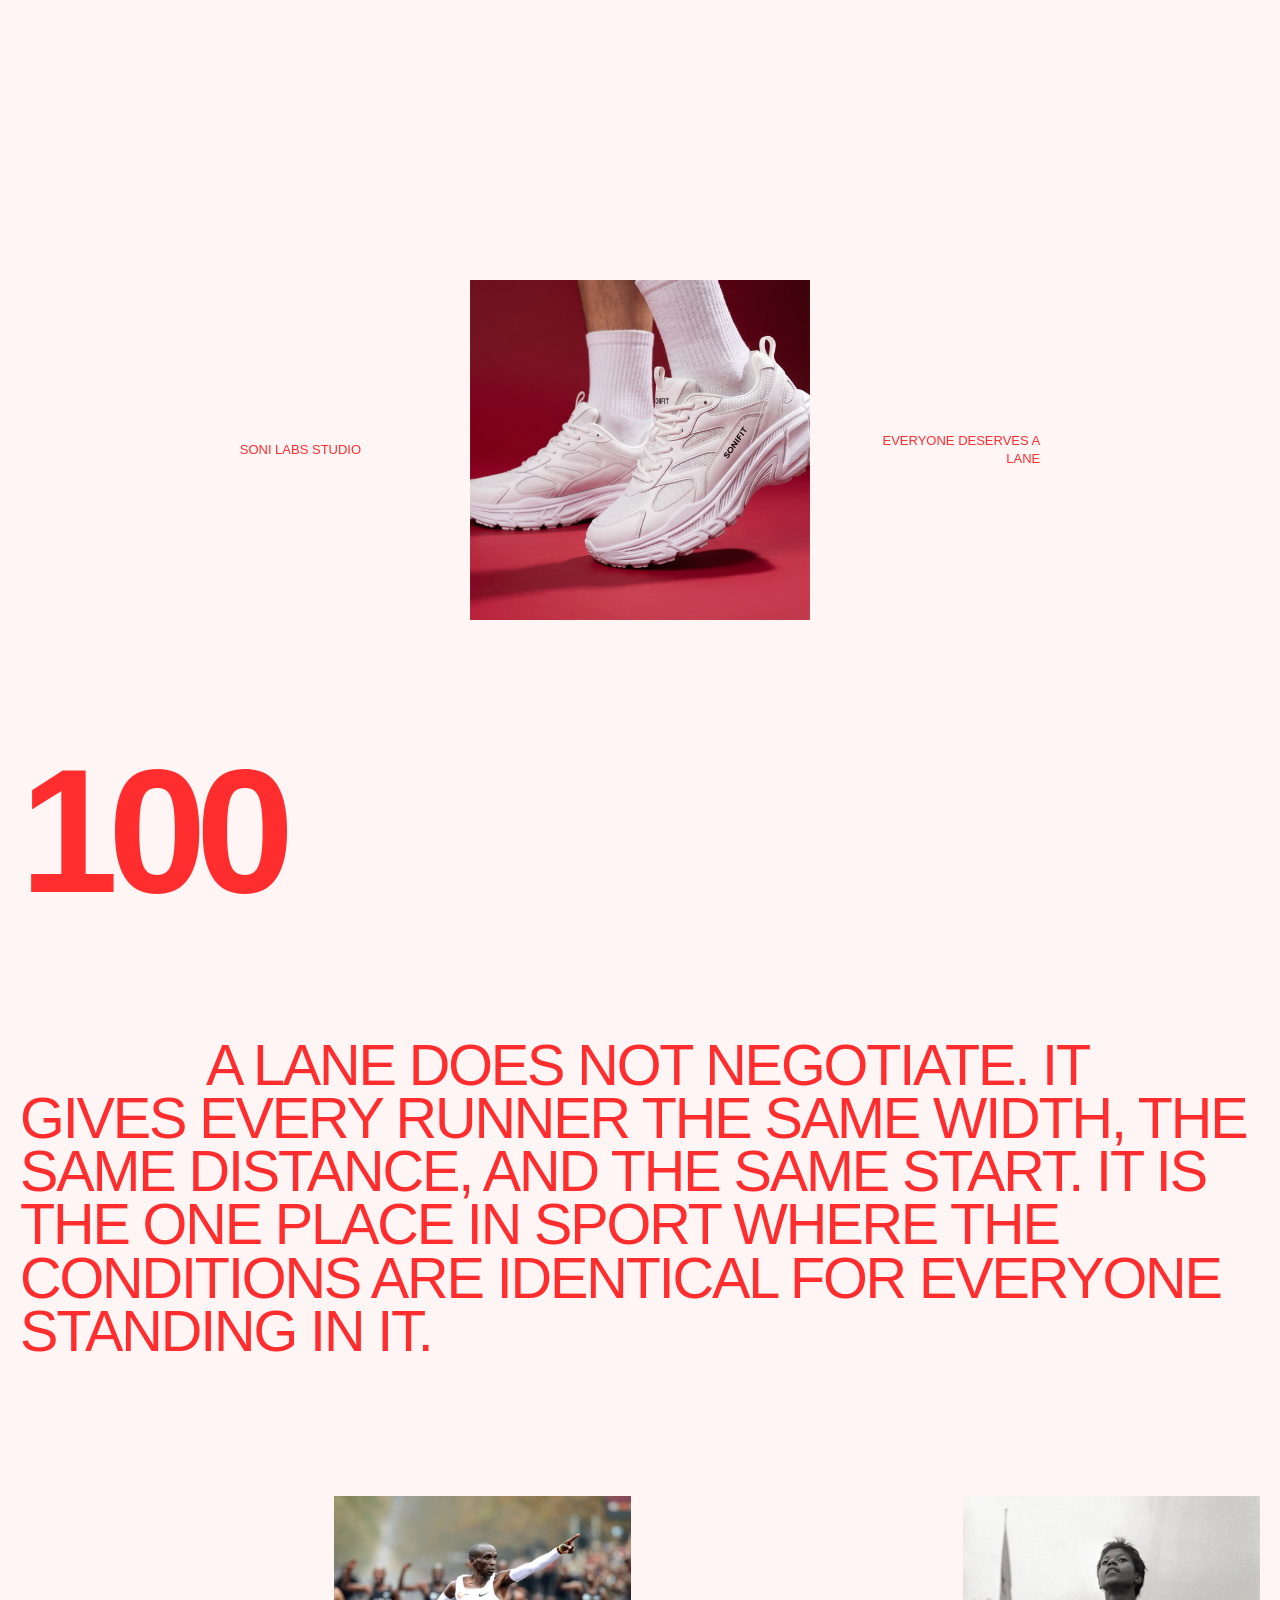
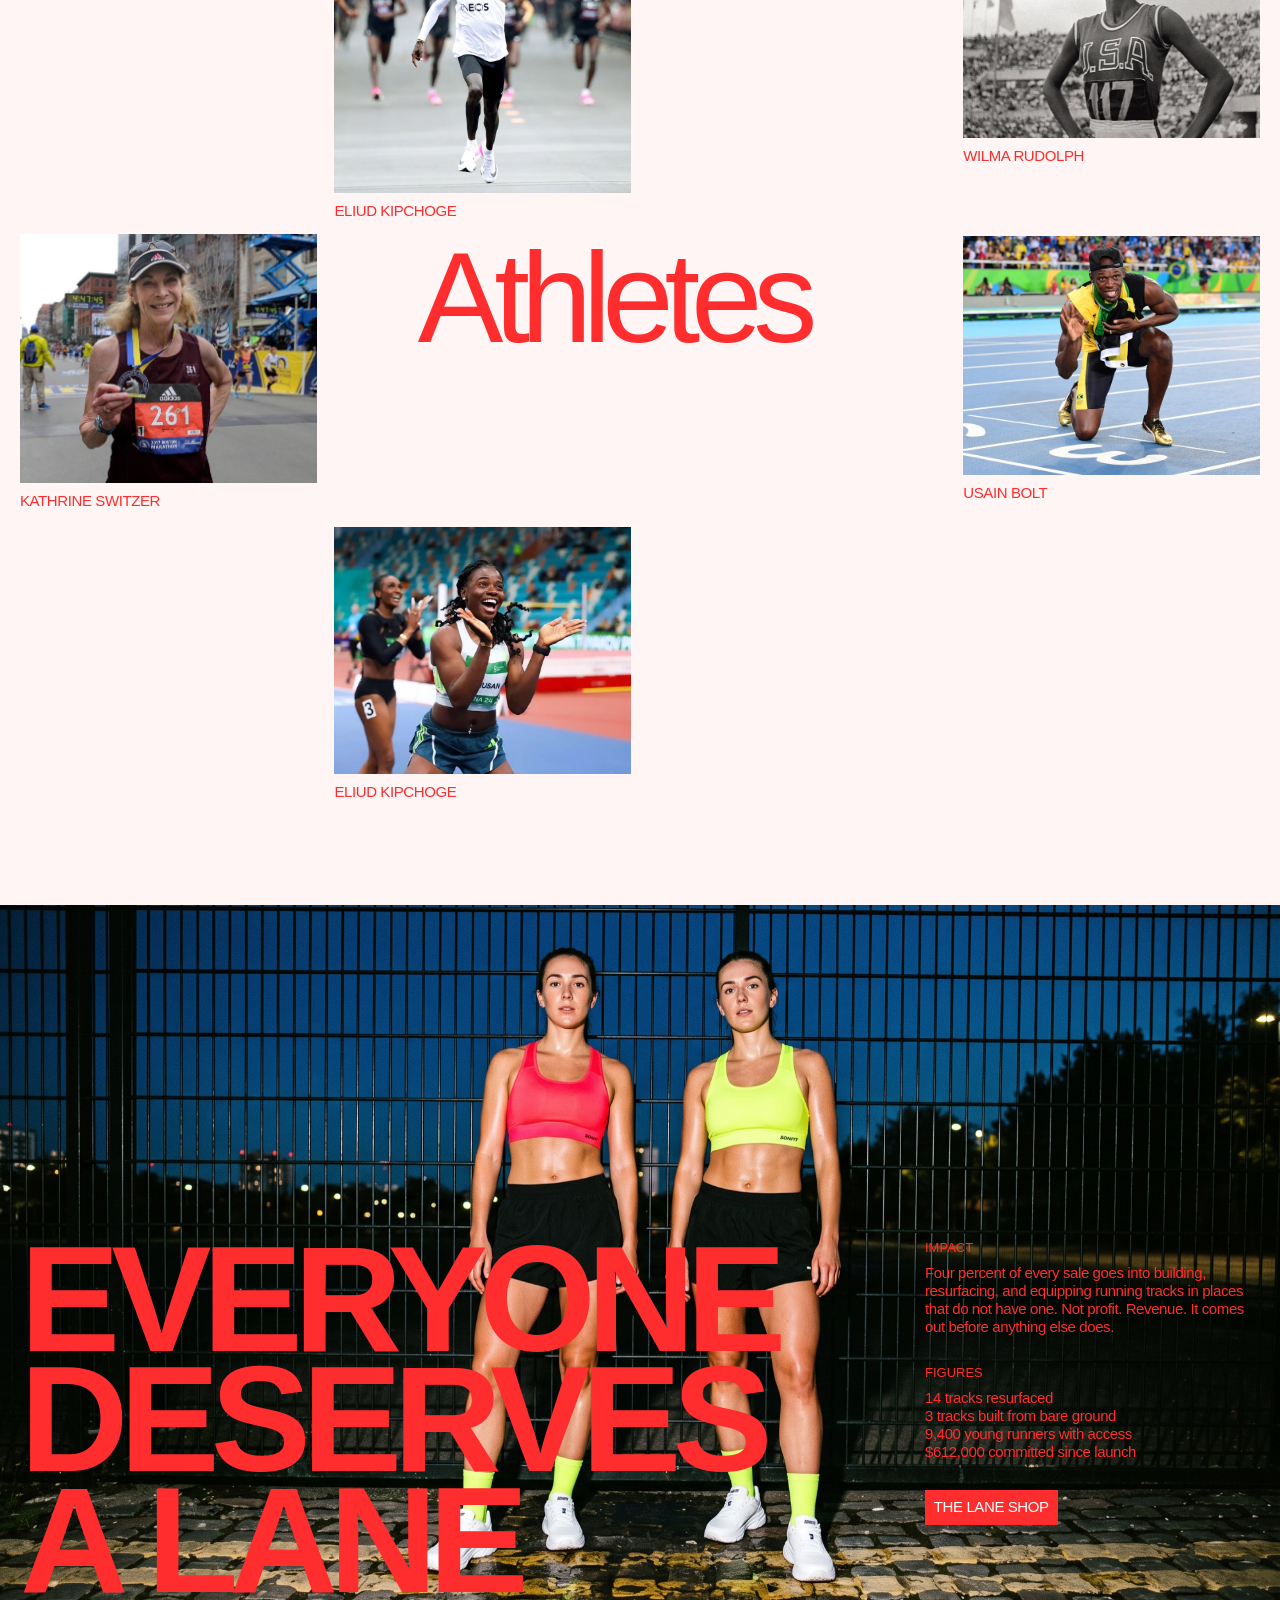
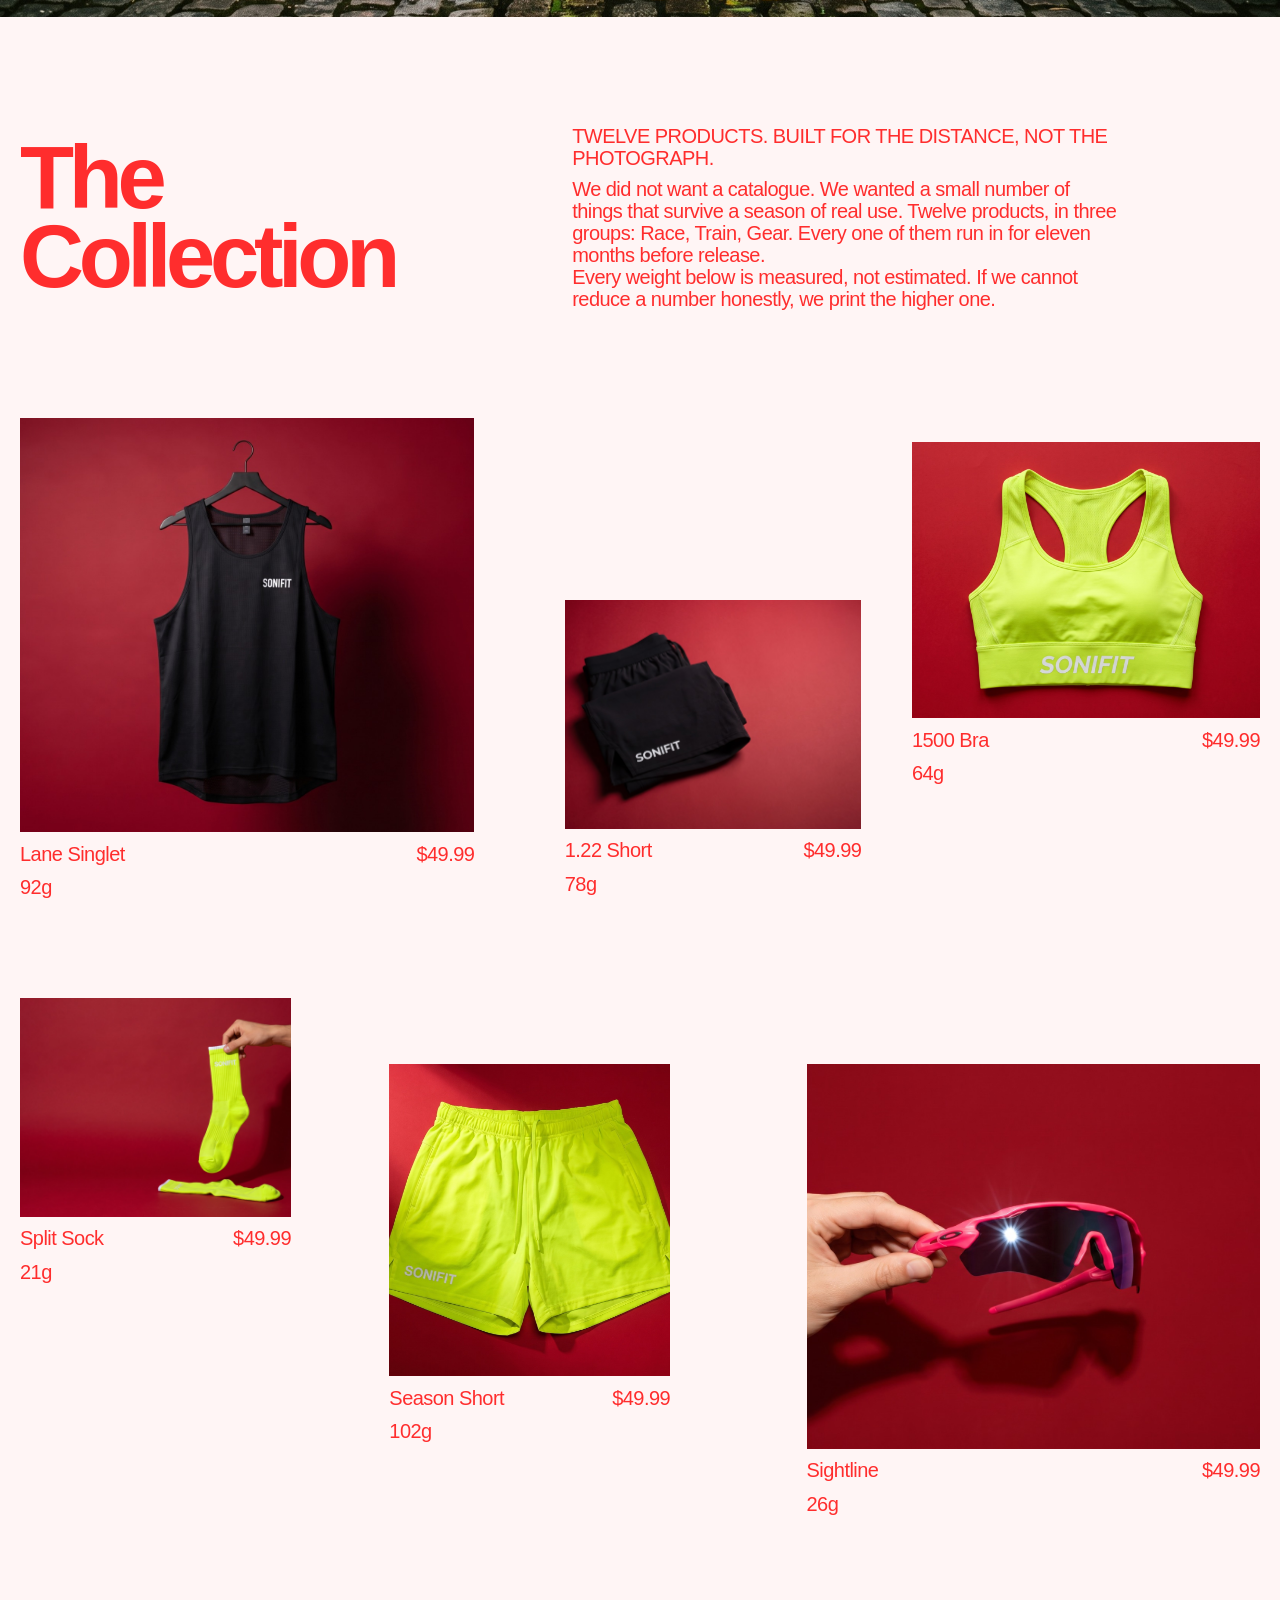
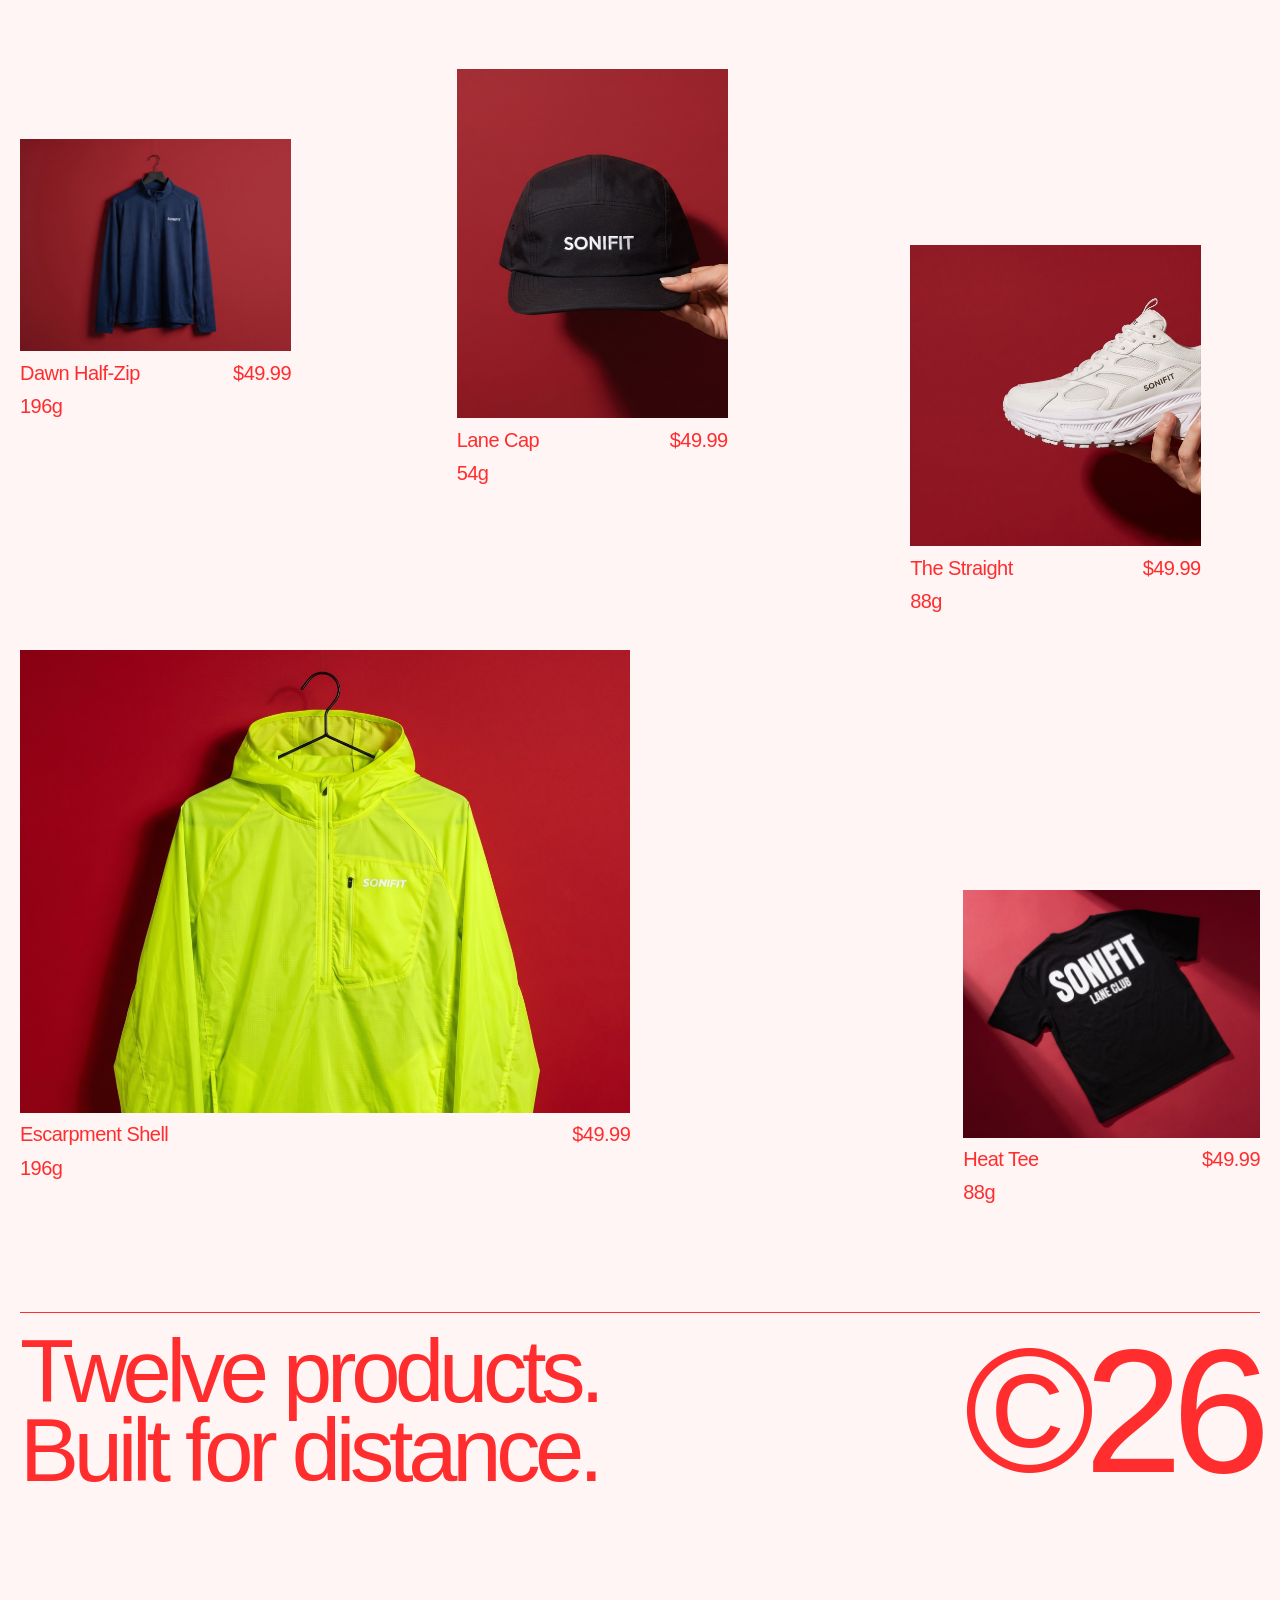
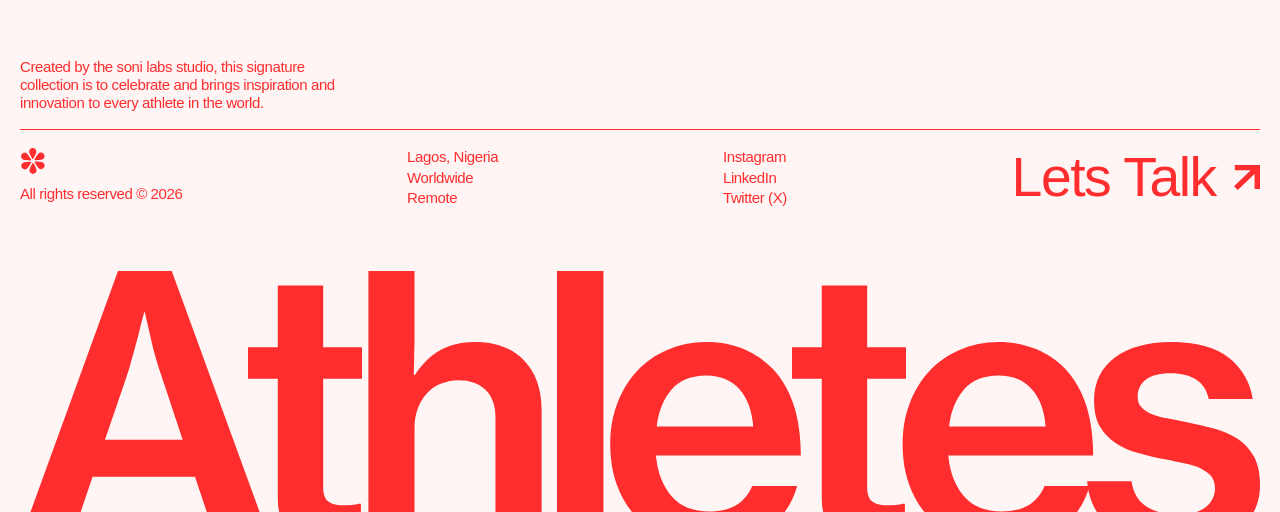
<file: index.html>
<!DOCTYPE html>
<html lang="en">
<head>
<meta charset="utf-8">
<meta name="viewport" content="width=device-width, initial-scale=1">
<title>SONIFIT — Everyone Deserves A Lane</title>
<meta name="description" content="Twelve products. Built for the distance, not the photograph. A signature running collection by Soni Labs Studio.">
<meta name="theme-color" content="#fff5f5">
<link rel="icon" href="assets/svg/logo-mark.svg" type="image/svg+xml">
<link rel="stylesheet" href="styles.css?v=51">

<!-- The athlete page is one click away from five cards, and the transition
     covers the screen for ~1.4s before navigating. Fetching it up front means
     that time is spent on the animation rather than on a cold request, so the
     red sheet lifts onto a page that is already there. -->
<link rel="prefetch" href="athlete.html" as="document">
<script>
  /* Set before first paint so the hero never flashes its finished state. */
  if (!window.matchMedia('(prefers-reduced-motion: reduce)').matches) {
    document.documentElement.classList.add('js-anim');
  }
  /* Always open at the top. The browser otherwise restores the previous scroll
     position on reload, which lands you mid-page and makes ScrollTrigger
     measure its start/end against a scrolled document. */
  if ('scrollRestoration' in history) history.scrollRestoration = 'manual';

  /* The loader only exists while this class is set. script.js clears it; if
     the scripts never run it is never added, so the page cannot be left stuck
     behind the overlay. The timer is a second belt for a hung load.

     It runs on the first launch of a session and on a refresh, and not
     otherwise — coming back here from the athlete page is a return, not an
     arrival, and sitting through the count again would be tedious. Those
     visits get the ordinary page fade and the hero intro instead.

     Navigation type alone cannot tell the two apart: a first visit and a
     click back from another page are both `navigate`. So the session marker
     answers "have we opened this site yet", and the navigation type answers
     "was this a refresh", and a loader is shown when either says yes. */
  (function () {
    var show = true;

    try {
      var entries = window.performance && performance.getEntriesByType
        ? performance.getEntriesByType('navigation') : null;
      var reloaded = entries && entries.length
        ? entries[0].type === 'reload'
        /* Deprecated, but the only signal in older engines. */
        : !!(window.performance && performance.navigation &&
             performance.navigation.type === 1);

      show = reloaded || sessionStorage.getItem('sonifit:launched') !== '1';
      sessionStorage.setItem('sonifit:launched', '1');
    } catch (e) {
      /* No sessionStorage (private mode, blocked): treat every visit as a
         first launch. Showing it too often is a far smaller failure than a
         brand's opening never being seen at all. */
      show = true;
    }

    if (!show) return;

    document.documentElement.classList.add('is-loading');
    window.setTimeout(function () {
      document.documentElement.classList.remove('is-loading');
    }, 9000);
  })();
</script>
</head>
<body>

<div class="loader" id="loader" aria-hidden="true">
  <div class="loader__side loader__side--left">Soni Labs Studio</div>

  <div class="loader__box">
      <img src="assets/products/1-22-short-hover.jpg?v=22" alt="" loading="eager">
      <img src="assets/products/1500-bra-hover.jpg?v=22" alt="" loading="eager">
      <img src="assets/products/dawn-half-zip-hover.jpg?v=22" alt="" loading="eager">
      <img src="assets/products/escarpment-shell-hover.jpg?v=22" alt="" >
      <img src="assets/products/heat-tee-hover.jpg?v=22" alt="" >
      <img src="assets/products/lane-cap-hover.jpg?v=22" alt="" >
      <img src="assets/products/lane-singlet-hover.jpg?v=22" alt="" >
      <img src="assets/products/season-short-hover.jpg?v=22" alt="" >
      <img src="assets/products/sightline-hover.jpg?v=22" alt="" >
      <img src="assets/products/split-sock-hover.jpg?v=22" alt="" >
      <img src="assets/products/the-straight-hover.jpg?v=22" alt="" >
  </div>

  <div class="loader__side loader__side--right">Everyone deserves a lane</div>

  <div class="loader__count"><span id="loader-count">0</span></div>
</div>

<div class="fade" aria-hidden="true"></div>

<a class="skip-link" href="#collection">Skip to the collection</a>

<div class="nav-bar" id="nav-bar">
  <div class="shell">
      <nav class="nav" data-node-id="48:1100" aria-label="Primary">
        <a class="nav__brand" href="#top" data-anim>MADE BY SONI</a>
        <a class="nav__mark" href="#top" aria-label="SONIFIT home" data-anim>
          <img src="assets/svg/logo-mark.svg" alt="">
        </a>
        <ul class="nav__links">
          <li data-anim><a href="#cta">IMPACT</a></li>
          <li data-anim><a href="#athletes">ATHLETES</a></li>
        </ul>
      </nav>
  </div>
</div>

<!-- ============================ HERO ============================ -->
<header class="hero" id="top" data-node-id="48:1095">
  <video class="hero__video" src="assets/video/hero.mp4" poster="assets/img/hero-poster.jpg"
         autoplay muted loop playsinline preload="auto" aria-hidden="true"></video>
  <div class="hero__scrim" aria-hidden="true"></div>

  <div class="hero__inner">


    <div class="hero__foot">
      <p class="hero__blurb" data-anim data-node-id="48:1106">Created by the soni labs studio, this signature collection is to celebrate and brings inspiration and innovation to every athlete in the world.</p>

      <div class="hero__meta">
        <span class="label hero__meta--a" data-anim data-node-id="48:1099">EVERYONE DESERVES A LANE</span>
        <span class="label hero__meta--b" data-anim data-node-id="48:1107">WHY</span>
        <a class="label hero__meta--c" href="#collection" data-anim data-node-id="48:1108">SEE THE COLLECTION</a>
        <span class="label hero__meta--d" data-anim data-node-id="48:1109">&copy; 2026</span>
      </div>

      <hr class="rule" data-node-id="48:1098">

      <h1 class="hero__wordmark" data-node-id="48:1097">
        <!-- inlined so each letter can be animated individually -->
        <svg class="wordmark" viewBox="0 0 1400 265" role="img" aria-label="SONIFIT" xmlns="http://www.w3.org/2000/svg">
          <g class="wordmark__letter" data-letter="S"><path d="M112.861 265C95.7607 265 80.3706 263.062 66.6905 259.187C53.0104 255.312 41.2683 249.727 31.4642 242.432C21.6602 235.138 14.0221 226.133 8.55006 215.419C3.30602 204.477 0.456003 192.168 0 178.49H58.8244C60.4204 192.396 65.6645 202.54 74.5565 208.923C83.6766 215.305 96.4447 218.497 112.861 218.497C118.561 218.497 124.033 217.927 129.277 216.787C134.521 215.647 139.195 213.938 143.299 211.658C147.403 209.151 150.595 206.073 152.875 202.426C155.383 198.551 156.637 193.991 156.637 188.748C156.637 183.277 155.269 178.718 152.533 175.071C150.025 171.424 146.263 168.346 141.247 165.839C136.231 163.331 130.075 161.166 122.779 159.342C115.483 157.29 107.275 155.239 98.1547 153.187C85.8426 150.452 74.2145 147.374 63.2704 143.955C52.3264 140.535 42.7503 136.09 34.5422 130.619C26.3342 124.92 19.8361 117.854 15.0481 109.419C10.4881 100.757 8.20806 89.815 8.20806 76.5935C8.20806 63.372 10.7161 51.9742 15.7321 42.4C20.7481 32.8258 27.7022 24.9613 36.5943 18.8065C45.4863 12.4237 55.9744 7.75054 68.0585 4.7871C80.1426 1.5957 93.2526 0 107.389 0C121.297 0 134.179 1.5957 146.035 4.7871C157.891 7.97849 168.151 12.7656 176.815 19.1484C185.479 25.5312 192.433 33.5097 197.677 43.0839C202.921 52.4301 205.999 63.372 206.911 75.9097H149.797C148.201 65.8796 143.641 58.129 136.117 52.6581C128.593 47.1871 118.447 44.4516 105.679 44.4516C93.5947 44.4516 83.9046 46.8452 76.6085 51.6323C69.3125 56.4194 65.6645 62.8022 65.6645 70.7807C65.6645 75.7957 67.0325 79.8989 69.7685 83.0903C72.5045 86.2817 76.4945 89.1312 81.7386 91.6387C86.9826 93.9183 93.3666 95.9699 100.891 97.7936C108.643 99.6172 117.535 101.669 127.567 103.948C138.967 106.456 149.911 109.533 160.399 113.181C171.115 116.6 180.463 121.273 188.443 127.2C196.651 133.127 203.149 140.535 207.937 149.426C212.953 158.316 215.461 169.486 215.461 182.935C215.461 196.157 212.839 207.897 207.595 218.155C202.351 228.185 195.055 236.733 185.707 243.8C176.587 250.639 165.757 255.882 153.217 259.529C140.905 263.176 127.453 265 112.861 265Z"/></g>
          <g class="wordmark__letter" data-letter="O"><path d="M364.379 265C344.999 265 327.557 261.695 312.053 255.084C296.549 248.473 283.325 239.241 272.381 227.387C261.437 215.533 253.001 201.514 247.073 185.329C241.373 169.144 238.523 151.591 238.523 132.671C238.523 113.523 241.373 95.8559 247.073 79.671C253.001 63.486 261.437 49.5806 272.381 37.9548C283.325 26.1011 296.549 16.8688 312.053 10.2581C327.557 3.41935 344.999 0 364.379 0C383.532 0 400.86 3.41935 416.364 10.2581C431.868 16.8688 445.092 26.1011 456.036 37.9548C466.98 49.5806 475.302 63.486 481.002 79.671C486.93 95.8559 489.894 113.523 489.894 132.671C489.894 151.591 486.93 169.144 481.002 185.329C475.302 201.514 466.98 215.533 456.036 227.387C445.092 239.241 431.868 248.473 416.364 255.084C400.86 261.695 383.532 265 364.379 265ZM364.721 217.129C375.666 217.129 385.242 214.963 393.45 210.632C401.658 206.301 408.498 200.374 413.97 192.852C419.442 185.329 423.546 176.439 426.282 166.181C429.018 155.923 430.386 144.753 430.386 132.671C430.386 120.589 429.018 109.419 426.282 99.1613C423.546 88.6753 419.442 79.557 413.97 71.8064C408.498 64.0559 401.658 58.0151 393.45 53.6839C385.242 49.3527 375.666 47.1871 364.721 47.1871C353.777 47.1871 344.087 49.3527 335.651 53.6839C327.443 58.0151 320.489 64.0559 314.789 71.8064C309.317 79.557 305.099 88.6753 302.135 99.1613C299.399 109.419 298.031 120.589 298.031 132.671C298.031 144.753 299.399 155.923 302.135 166.181C305.099 176.439 309.317 185.329 314.789 192.852C320.489 200.374 327.443 206.301 335.651 210.632C344.087 214.963 353.777 217.129 364.721 217.129Z"/></g>
          <g class="wordmark__letter" data-letter="N"><path d="M522.326 4.44517H581.834L648.867 114.89C652.743 121.501 656.619 128.682 660.495 136.432C664.599 143.955 668.361 151.135 671.781 157.974L683.751 181.91H684.435C683.751 173.247 683.181 164.471 682.725 155.581C682.269 148.058 681.927 139.966 681.699 131.303C681.471 122.641 681.357 114.662 681.357 107.368V4.44517H737.103V258.845H677.253L610.904 149.768C607.028 143.385 603.038 136.204 598.934 128.226C594.83 120.247 591.068 112.839 587.648 106C583.544 98.0215 579.554 89.929 575.678 81.7226H574.994C575.45 90.6129 575.906 99.5032 576.362 108.394C576.818 115.916 577.16 124.009 577.388 132.671C577.844 141.333 578.072 149.312 578.072 156.606V258.845H522.326V4.44517Z"/></g>
          <g class="wordmark__letter" data-letter="I"><path d="M779.829 4.44517H838.312V258.845H779.829V4.44517Z"/></g>
          <g class="wordmark__letter" data-letter="F"><path d="M881.695 4.44517H1068.43V54.0258H939.836V109.419H1047.22V156.948H939.836V258.845H881.695V4.44517Z"/></g>
          <g class="wordmark__letter" data-letter="I"><path d="M1100.46 4.44517H1158.94V258.845H1100.46V4.44517Z"/></g>
          <g class="wordmark__letter" data-letter="T"><path d="M1190.01 4.44517H1400V54.0258H1324.08V258.845H1265.59V54.0258H1190.01V4.44517Z"/></g>
        </svg>
      </h1>
    </div>

  </div>
</header>

<main>

  <!-- ============================ ABOUT ============================ -->
  <section class="about" id="about" data-node-id="48:1093">
    <div class="shell">
      <p class="statement about__text" data-node-id="48:1094">A lane does not negotiate. It gives every runner the same width, the same distance, and the same start. It is the one place in sport where the conditions are identical for everyone standing in it.</p>
    </div>
  </section>

  <!-- ============================ ATHLETES ============================ -->
  <section class="athletes" id="athletes" data-node-id="48:1110" aria-labelledby="athletes-title">
    <div class="shell">
      <div class="scatter scatter--athletes">
        <h2 class="athletes__title" id="athletes-title" data-node-id="48:1111">Athletes</h2>

        <figure class="athlete" style="--l:355;--t:0;--w:335;--h:335" data-node-id="48:1124">
          <a class="athlete__link" href="athlete.html">
            <div class="athlete__img"><img src="assets/athletes/eliud-kipchoge-1.jpg" alt="Eliud Kipchoge running with a pace group" loading="lazy"></div>
            <figcaption class="label">Eliud Kipchoge</figcaption>
          </a>
        </figure>

        <figure class="athlete" style="--l:1065;--t:0;--w:335;--h:273" data-node-id="48:1115">
          <a class="athlete__link" href="athlete.html">
            <div class="athlete__img"><img src="assets/athletes/wilma-rudolph.jpg" alt="Wilma Rudolph on the track" loading="lazy"></div>
            <figcaption class="label">Wilma Rudolph</figcaption>
          </a>
        </figure>

        <figure class="athlete" style="--l:0;--t:381;--w:335;--h:282" data-node-id="48:1118">
          <a class="athlete__link" href="athlete.html">
            <div class="athlete__img"><img src="assets/athletes/kathrine-switzer.jpg" alt="Kathrine Switzer wearing bib 261" loading="lazy"></div>
            <figcaption class="label">Kathrine Switzer</figcaption>
          </a>
        </figure>

        <figure class="athlete" style="--l:1065;--t:384;--w:335;--h:270" data-node-id="48:1112">
          <a class="athlete__link" href="athlete.html">
            <div class="athlete__img"><img src="assets/athletes/usain-bolt.jpg" alt="Usain Bolt setting up in the blocks" loading="lazy"></div>
            <figcaption class="label">Usain Bolt</figcaption>
          </a>
        </figure>

        <figure class="athlete" style="--l:355;--t:712;--w:335;--h:279" data-node-id="48:1121">
          <a class="athlete__link" href="athlete.html">
            <div class="athlete__img"><img src="assets/athletes/eliud-kipchoge-2.jpg" alt="Eliud Kipchoge crossing the line" loading="lazy"></div>
            <figcaption class="label">Eliud Kipchoge</figcaption>
          </a>
        </figure>
      </div>
    </div>
  </section>

  <!-- ============================ CTA ============================ -->
  <section class="cta" id="cta" data-node-id="48:1150" aria-labelledby="cta-title">
    <img class="cta__bg" src="assets/img/cta-background.jpg" alt="" loading="lazy">
    <div class="cta__inner">
      <h2 class="cta__title" id="cta-title" data-node-id="48:1155">Everyone deserves a lane</h2>

      <div class="cta__side">
        <div class="cta__block" data-node-id="48:1152">
          <p class="label">Impact</p>
          <p class="body">Four percent of every sale goes into building, resurfacing, and equipping running tracks in places that do not have one. Not profit. Revenue. It comes out before anything else does.</p>
        </div>

        <div class="cta__block" data-node-id="48:1156">
          <p class="label">Figures</p>
          <ul class="body cta__figures">
            <li>14 tracks resurfaced</li>
            <li>3 tracks built from bare ground</li>
            <li>9,400 young runners with access</li>
            <li>$612,000 committed since launch</li>
          </ul>
        </div>

        <a class="btn" href="#collection" data-nav-red data-node-id="48:1159">The Lane Shop</a>
      </div>
    </div>
  </section>

  <!-- ============================ COLLECTION ============================ -->
  <section class="collection" id="collection" data-node-id="48:1161" aria-labelledby="collection-title">
    <div class="shell">

      <div class="collection__head" data-node-id="48:1162">
        <h2 class="collection__title" id="collection-title" data-node-id="48:1163">The Collection</h2>
        <div class="collection__details" data-node-id="48:1164">
          <p class="collection__lede" data-node-id="48:1165">Twelve products. Built for the distance, not the photograph.</p>
          <div class="body" data-node-id="48:1166">
            <p>We did not want a catalogue. We wanted a small number of things that survive a season of real use. Twelve products, in three groups: Race, Train, Gear. Every one of them run in for eleven months before release.</p>
            <p>Every weight below is measured, not estimated. If we cannot reduce a number honestly, we print the higher one.</p>
          </div>
        </div>
      </div>

      <div class="scatter scatter--products" data-node-id="48:1167">

        <article class="product" data-cursor="See More" style="--l:0;--t:0;--w:513;--h:468" data-node-id="48:1169">
          <a class="product__media" href="#collection" data-nav-red>
            <img class="product__img" src="assets/products/lane-singlet.jpg?v=22" alt="Lane Singlet" loading="lazy">
            <img class="product__img product__img--hover" src="assets/products/lane-singlet-hover.jpg?v=22" alt="" aria-hidden="true" loading="lazy">
          </a>
          <div class="product__info">
            <div class="product__row"><span>Lane Singlet</span><span class="product__price">$49.99</span></div>
            <div class="product__row product__row--stats"><span>92g</span></div>
          </div>
        </article>

        <article class="product" data-cursor="See More" style="--l:1007;--t:27;--w:393;--h:312" data-node-id="48:1247">
          <a class="product__media" href="#collection" data-nav-red>
            <img class="product__img" src="assets/products/1500-bra.jpg?v=22" alt="1500 Bra" loading="lazy">
            <img class="product__img product__img--hover" src="assets/products/1500-bra-hover.jpg?v=22" alt="" aria-hidden="true" loading="lazy">
          </a>
          <div class="product__info">
            <div class="product__row"><span>1500 Bra</span><span class="product__price">$49.99</span></div>
            <div class="product__row product__row--stats"><span>64g</span></div>
          </div>
        </article>

        <article class="product" data-cursor="See More" style="--l:615;--t:206;--w:335;--h:258" data-node-id="48:1239">
          <a class="product__media" href="#collection" data-nav-red>
            <img class="product__img" src="assets/products/1-22-short.jpg?v=22" alt="1.22 Short" loading="lazy">
            <img class="product__img product__img--hover" src="assets/products/1-22-short-hover.jpg?v=22" alt="" aria-hidden="true" loading="lazy">
          </a>
          <div class="product__info">
            <div class="product__row"><span>1.22 Short</span><span class="product__price">$49.99</span></div>
            <div class="product__row product__row--stats"><span>78g</span></div>
          </div>
        </article>

        <article class="product" data-cursor="See More" style="--l:0;--t:655;--w:306;--h:247" data-node-id="48:1177">
          <a class="product__media" href="#collection" data-nav-red>
            <img class="product__img" src="assets/products/split-sock.jpg?v=22" alt="Split Sock" loading="lazy">
            <img class="product__img product__img--hover" src="assets/products/split-sock-hover.jpg?v=22" alt="" aria-hidden="true" loading="lazy">
          </a>
          <div class="product__info">
            <div class="product__row"><span>Split Sock</span><span class="product__price">$49.99</span></div>
            <div class="product__row product__row--stats"><span>21g</span></div>
          </div>
        </article>

        <article class="product" data-cursor="See More" style="--l:417;--t:730;--w:317;--h:352" data-node-id="48:1185">
          <a class="product__media" href="#collection" data-nav-red>
            <img class="product__img" src="assets/products/season-short.jpg?v=22" alt="Season Short" loading="lazy">
            <img class="product__img product__img--hover" src="assets/products/season-short-hover.jpg?v=22" alt="" aria-hidden="true" loading="lazy">
          </a>
          <div class="product__info">
            <div class="product__row"><span>Season Short</span><span class="product__price">$49.99</span></div>
            <div class="product__row product__row--stats"><span>102g</span></div>
          </div>
        </article>

        <article class="product" data-cursor="See More" style="--l:888;--t:730;--w:512;--h:434" data-node-id="48:1193">
          <a class="product__media" href="#collection" data-nav-red>
            <img class="product__img" src="assets/products/sightline.jpg?v=22" alt="Sightline" loading="lazy">
            <img class="product__img product__img--hover" src="assets/products/sightline-hover.jpg?v=22" alt="" aria-hidden="true" loading="lazy">
          </a>
          <div class="product__info">
            <div class="product__row"><span>Sightline</span><span class="product__price">$49.99</span></div>
            <div class="product__row product__row--stats"><span>26g</span></div>
          </div>
        </article>

        <article class="product" data-cursor="See More" style="--l:493;--t:1412;--w:306;--h:395" data-node-id="48:1223">
          <a class="product__media" href="#collection" data-nav-red>
            <img class="product__img" src="assets/products/lane-cap.jpg?v=22" alt="Lane Cap" loading="lazy">
            <img class="product__img product__img--hover" src="assets/products/lane-cap-hover.jpg?v=22" alt="" aria-hidden="true" loading="lazy">
          </a>
          <div class="product__info">
            <div class="product__row"><span>Lane Cap</span><span class="product__price">$49.99</span></div>
            <div class="product__row product__row--stats"><span>54g</span></div>
          </div>
        </article>

        <article class="product" data-cursor="See More" style="--l:0;--t:1491;--w:306;--h:240" data-node-id="48:1231">
          <a class="product__media" href="#collection" data-nav-red>
            <img class="product__img" src="assets/products/dawn-half-zip.jpg?v=22" alt="Dawn Half-Zip" loading="lazy">
            <img class="product__img product__img--hover" src="assets/products/dawn-half-zip-hover.jpg?v=22" alt="" aria-hidden="true" loading="lazy">
          </a>
          <div class="product__info">
            <div class="product__row"><span>Dawn Half-Zip</span><span class="product__price">$49.99</span></div>
            <div class="product__row product__row--stats"><span>196g</span></div>
          </div>
        </article>

        <article class="product" data-cursor="See More" style="--l:1005;--t:1611;--w:328;--h:340" data-node-id="48:1201">
          <a class="product__media" href="#collection" data-nav-red>
            <img class="product__img" src="assets/products/the-straight.jpg?v=22" alt="The Straight" loading="lazy">
            <img class="product__img product__img--hover" src="assets/products/the-straight-hover.jpg?v=22" alt="" aria-hidden="true" loading="lazy">
          </a>
          <div class="product__info">
            <div class="product__row"><span>The Straight</span><span class="product__price">$49.99</span></div>
            <div class="product__row product__row--stats"><span>88g</span></div>
          </div>
        </article>

        <article class="product" data-cursor="See More" style="--l:0;--t:2069;--w:689;--h:522" data-node-id="48:1209">
          <a class="product__media" href="#collection" data-nav-red>
            <img class="product__img" src="assets/products/escarpment-shell.jpg?v=22" alt="Escarpment Shell" loading="lazy">
            <img class="product__img product__img--hover" src="assets/products/escarpment-shell-hover.jpg?v=22" alt="" aria-hidden="true" loading="lazy">
          </a>
          <div class="product__info">
            <div class="product__row"><span>Escarpment Shell</span><span class="product__price">$49.99</span></div>
            <div class="product__row product__row--stats"><span>196g</span></div>
          </div>
        </article>

        <article class="product" data-cursor="See More" style="--l:1065;--t:2340;--w:335;--h:279" data-node-id="48:1168">
          <a class="product__media" href="#collection" data-nav-red>
            <img class="product__img" src="assets/products/heat-tee.jpg?v=22" alt="Heat Tee" loading="lazy">
            <img class="product__img product__img--hover" src="assets/products/heat-tee-hover.jpg?v=22" alt="" aria-hidden="true" loading="lazy">
          </a>
          <div class="product__info">
            <div class="product__row"><span>Heat Tee</span><span class="product__price">$49.99</span></div>
            <div class="product__row product__row--stats"><span>88g</span></div>
          </div>
        </article>

      </div>
    </div>
  </section>

</main>

<!-- ============================ FOOTER ============================ -->
<footer class="footer" data-node-id="48:1127">
  <div class="shell">
    <hr class="rule" data-node-id="48:1129">

    <div class="footer__top">
      <p class="footer__claim" data-node-id="48:1131">Twelve products. Built for distance.</p>
      <p class="footer__year" data-node-id="48:1132">&copy;26</p>
    </div>

    <p class="footer__detail body" data-node-id="48:1133">Created by the soni labs studio, this signature collection is to celebrate and brings inspiration and innovation to every athlete in the world.</p>

    <hr class="rule rule--thin" data-node-id="48:1130">

    <div class="footer__info" data-node-id="48:1134">
      <div class="footer__col footer__col--brand" data-node-id="48:1135">
        <img class="footer__mark" src="assets/svg/logo-mark-footer.svg" alt="">
        <p class="body">All rights reserved &copy; 2026</p>
      </div>

      <address class="footer__col body" data-node-id="48:1139">
        <span>Lagos, Nigeria</span>
        <span>Worldwide</span>
        <span>Remote</span>
      </address>

      <ul class="footer__col body footer__social" data-node-id="48:1143">
        <li><a href="#top">Instagram</a></li>
        <li><a href="#top">LinkedIn</a></li>
        <li><a href="#top">Twitter (X)</a></li>
      </ul>

      <a class="footer__talk" href="#top" data-node-id="48:1147">
        <span>Lets Talk</span>
        <img src="assets/svg/arrow.svg" alt="">
      </a>
    </div>

    <div class="footer__wordmark" data-node-id="48:1128" aria-hidden="true">
      <img src="assets/svg/athletes-wordmark.svg" alt="">
    </div>
  </div>
</footer>

<script src="assets/js/gsap.min.js"></script>
<script src="assets/js/SplitText.min.js"></script>
<script src="assets/js/ScrollTrigger.min.js"></script>
<script src="assets/js/lenis.min.js"></script>
<script src="script.js?v=51"></script>
<script src="assets/js/slitscan.js?v=51"></script>
</body>
</html>
</file>
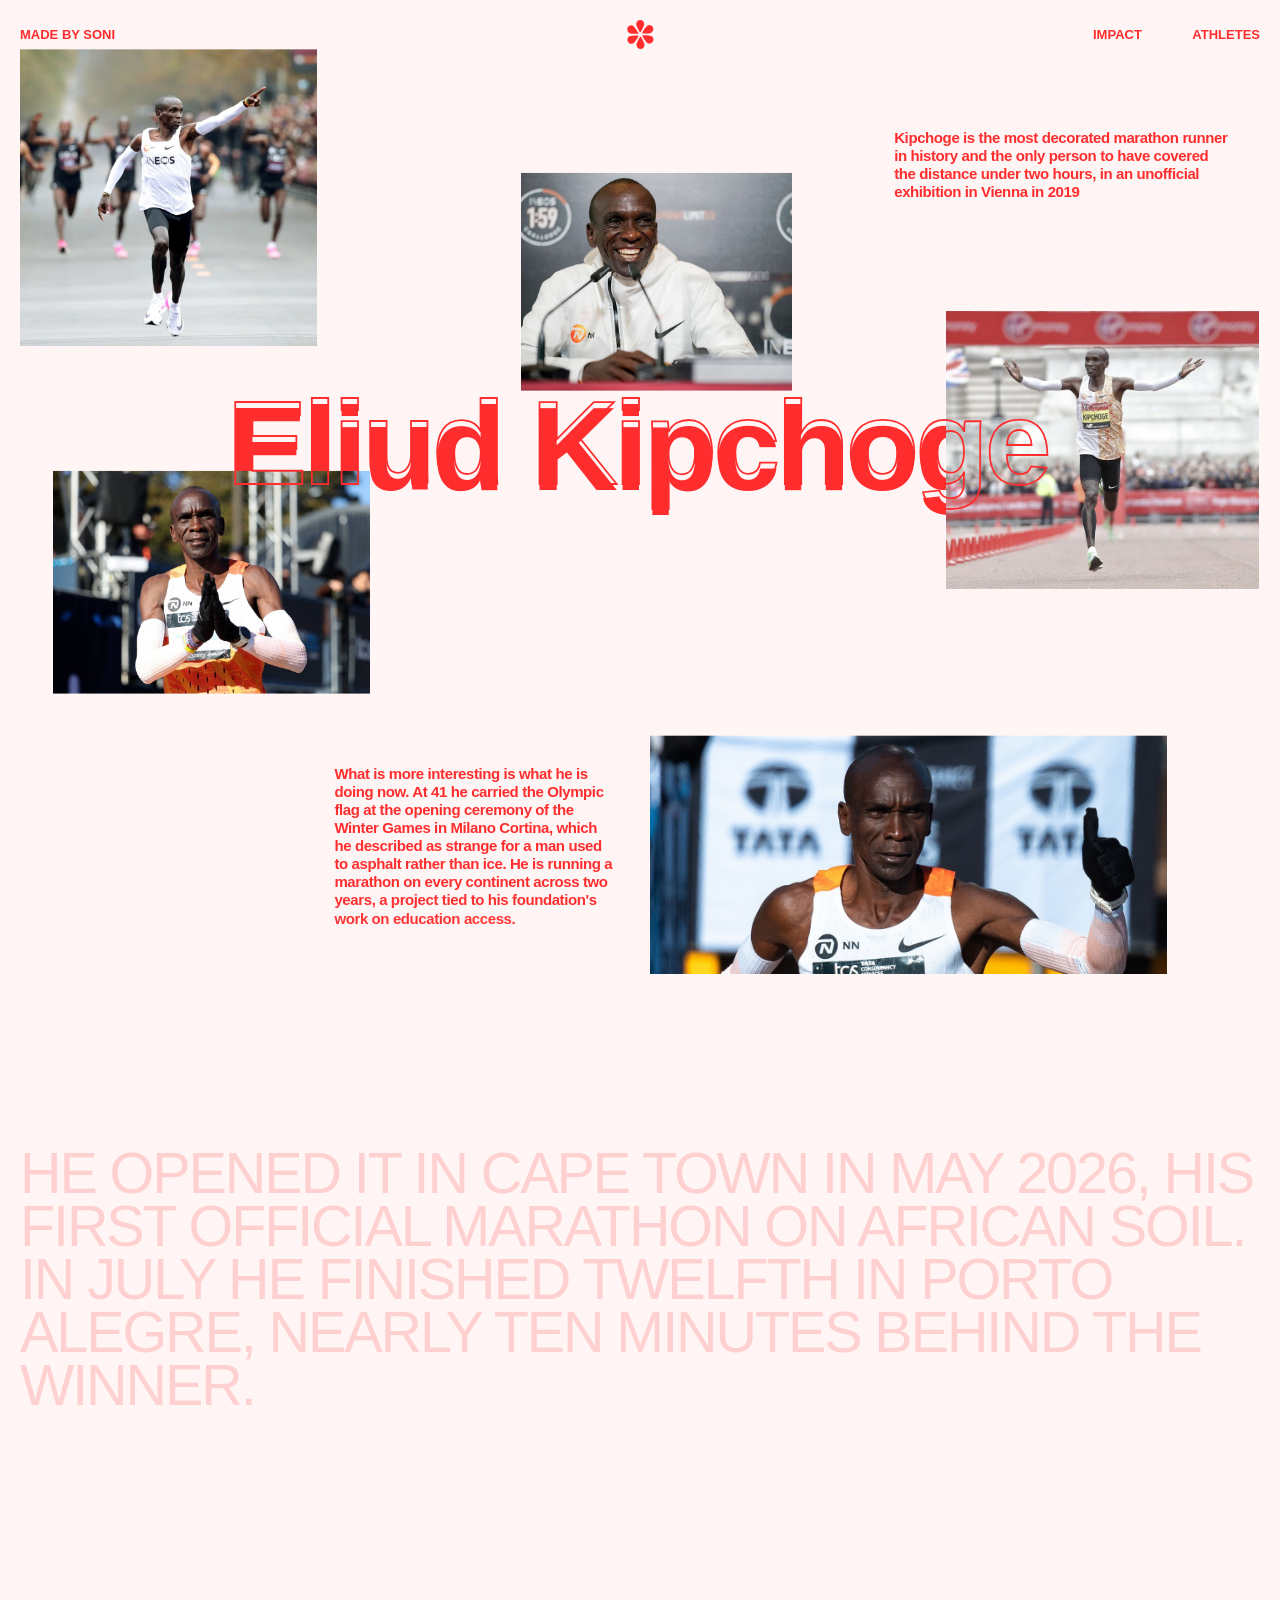
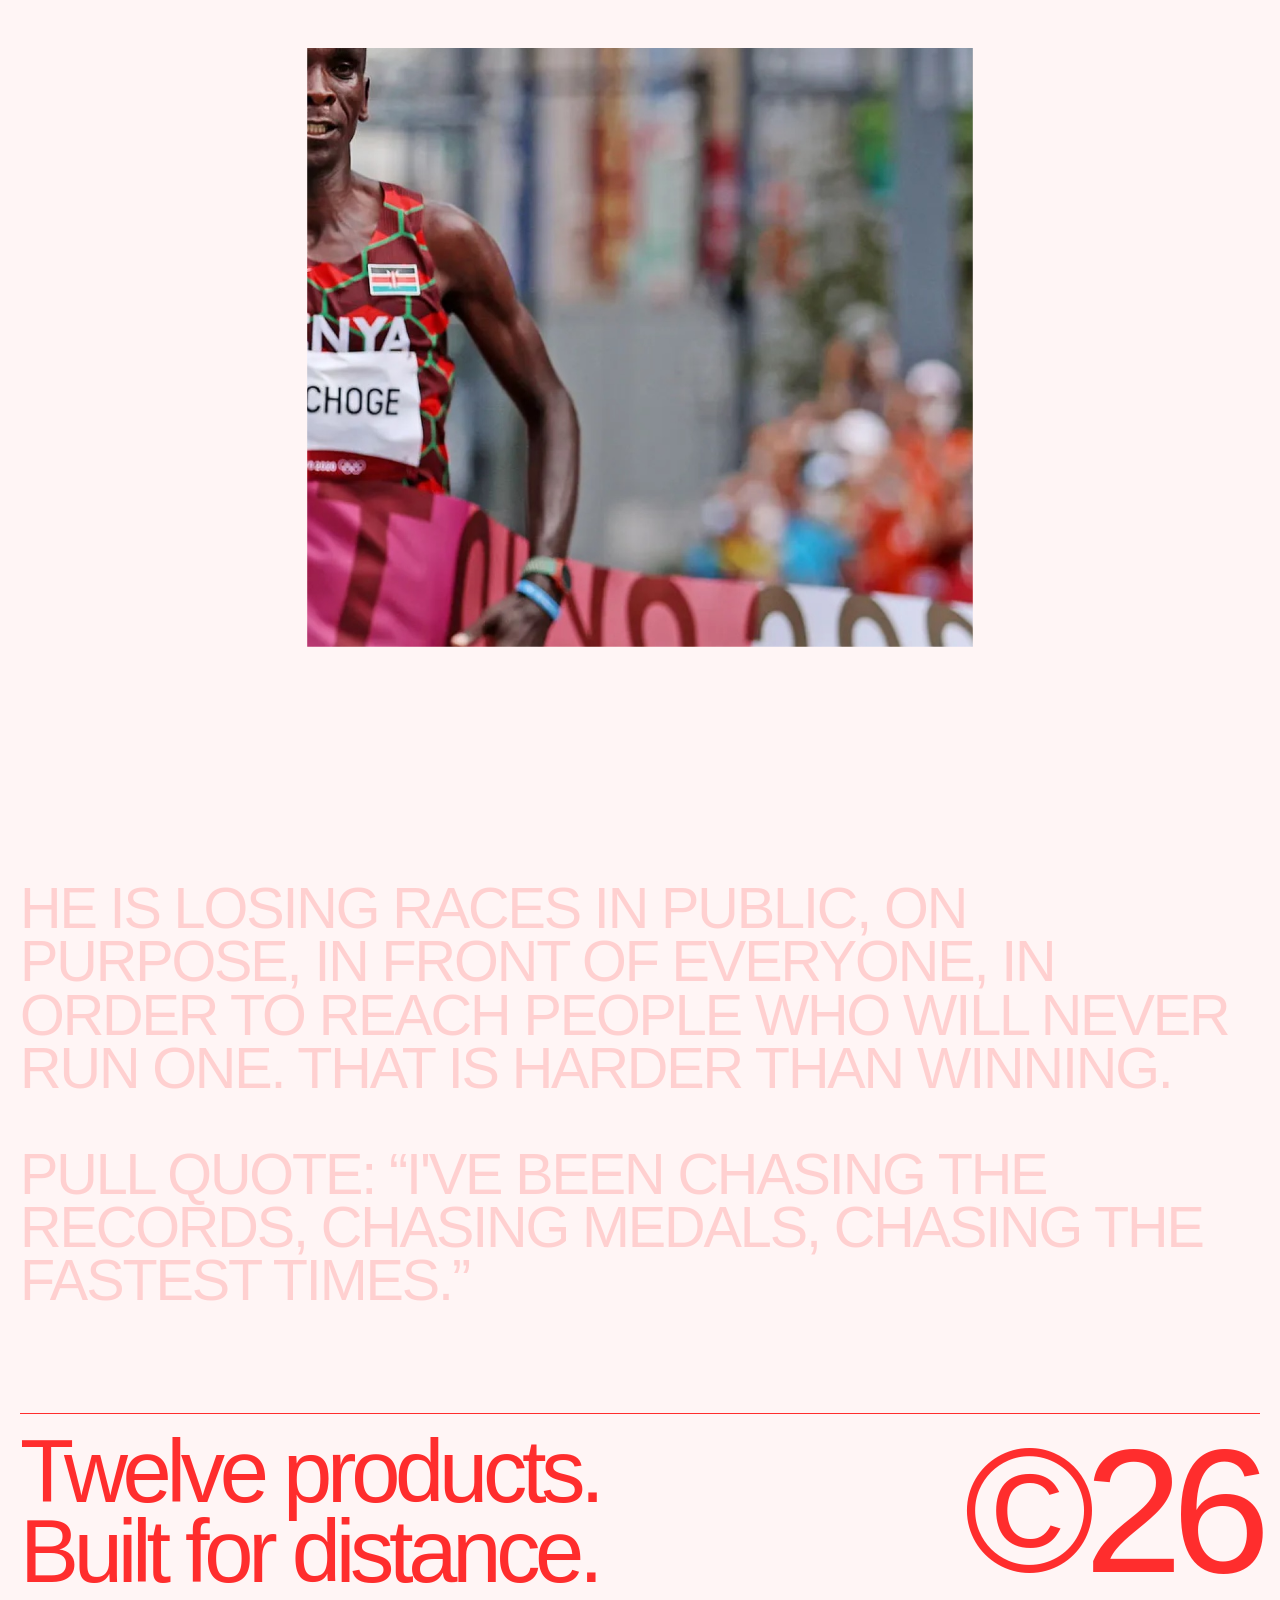
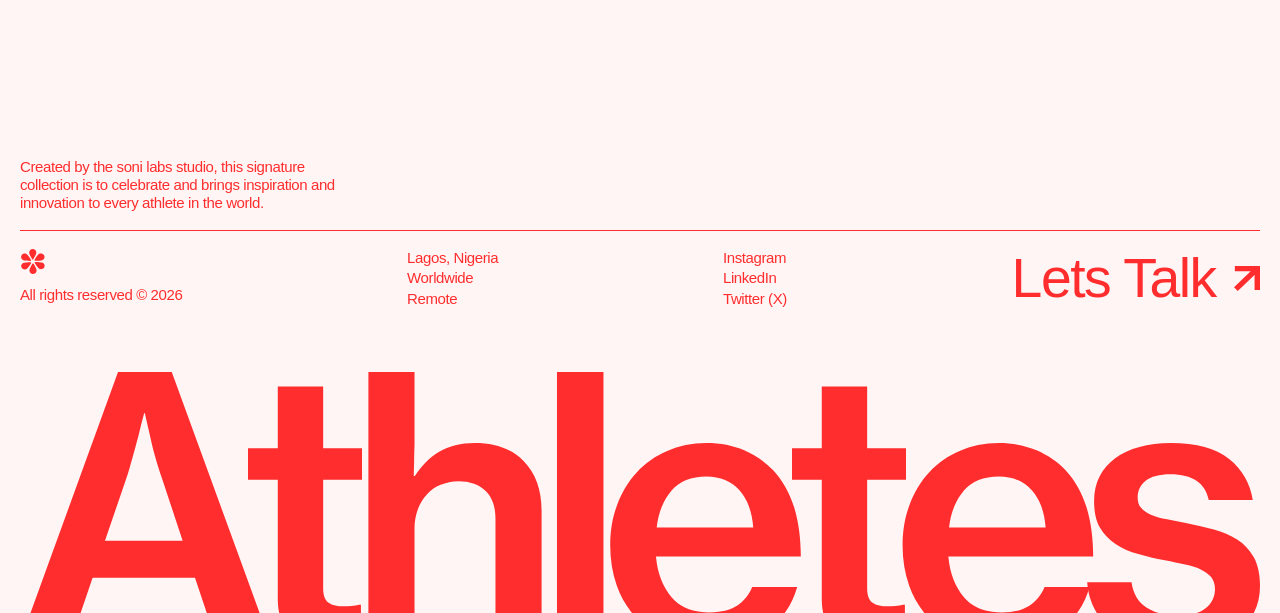
<file: athlete.html>
<!DOCTYPE html>
<html lang="en">
<head>
<meta charset="utf-8">
<meta name="viewport" content="width=device-width, initial-scale=1">
<title>Eliud Kipchoge — SONIFIT</title>
<meta name="description" content="Kipchoge is the most decorated marathon runner in history and the only person to have covered the distance under two hours.">
<meta name="theme-color" content="#fff5f5">
<link rel="icon" href="assets/svg/logo-mark.svg" type="image/svg+xml">
<link rel="stylesheet" href="styles.css?v=51">
<script>
  /* Set before first paint so the hero never flashes its finished state. */
  if (!window.matchMedia('(prefers-reduced-motion: reduce)').matches) {
    document.documentElement.classList.add('js-anim');
  }
  /* Always open at the top. The browser otherwise restores the previous scroll
     position on reload, which lands you mid-page and makes ScrollTrigger
     measure its start/end against a scrolled document. */
  if ('scrollRestoration' in history) history.scrollRestoration = 'manual';

</script>
</head>
<body class="page-athlete">

<div class="fade" aria-hidden="true"></div>

<a class="skip-link" href="#story">Skip to the story</a>

<div class="nav-bar" id="nav-bar">
  <div class="shell">
  <nav class="nav nav--light" data-node-id="47:531" aria-label="Primary">
    <a class="nav__brand" href="index.html" data-anim>MADE BY SONI</a>
    <a class="nav__mark" href="index.html" aria-label="SONIFIT home" data-anim>
      <img src="assets/svg/logo-mark.svg" alt="">
    </a>
    <ul class="nav__links">
      <li data-anim><a href="index.html#cta">IMPACT</a></li>
      <li data-anim><a href="index.html#athletes">ATHLETES</a></li>
    </ul>
  </nav>
  </div>
</div>

<main>

  <!-- ============================ HERO COLLAGE ============================ -->
  <section class="ath-hero" aria-labelledby="ath-title">
    <div class="shell">
      <div class="scatter scatter--athlete" data-node-id="47:518">

        <!-- Each copy rides its own sticky track. Two tracks rather than one
             shared wrapper because they sit on opposite sides of the
             photography: the fill below it, the stroke above it. A single
             wrapper would be one stacking context and the effect would be
             lost. The tracks are geometrically identical, so the copies
             cannot drift apart. -->
        <div class="ath__track ath__track--under">
          <h1 class="ath__title" id="ath-title" data-anim data-node-id="42:363">Eliud Kipchoge</h1>
        </div>

        <div class="ath__collage">
          <figure class="ath__img" style="--l:0;--t:0;--w:335;--h:335" data-node-id="47:523">
            <img src="assets/athlete-page/olympic-flag.jpg" alt="Kipchoge carrying the Olympic flag" loading="eager">
          </figure>

          <figure class="ath__img" style="--l:566;--t:58;--w:306;--h:246" data-node-id="47:548">
            <img src="assets/athlete-page/portrait.jpg" alt="Kipchoge at a press conference" loading="eager">
          </figure>

          <figure class="ath__img" style="--l:37;--t:461;--w:358;--h:251" data-node-id="47:545">
            <img src="assets/athlete-page/running.jpg" alt="Kipchoge mid-race" loading="lazy">
          </figure>

          <figure class="ath__img" style="--l:711;--t:677;--w:584;--h:298" data-node-id="47:551">
            <img src="assets/athlete-page/feature.jpg" alt="Kipchoge acknowledging the crowd" loading="lazy">
          </figure>

          <figure class="ath__img" style="--l:1045;--t:288;--w:354;--h:314" data-node-id="47:529">
            <img src="assets/athlete-page/race-podium.jpg" alt="Kipchoge finishing the London Marathon" loading="lazy">
          </figure>
        </div>

        <p class="ath__lede" data-anim data-node-id="42:370">Kipchoge is the most decorated marathon runner in history and the only person to have covered the distance under two hours, in an unofficial exhibition in Vienna in 2019</p>

        <p class="ath__note" data-anim data-node-id="42:376">What is more interesting is what he is doing now. At 41 he carried the Olympic flag at the opening ceremony of the Winter Games in Milano Cortina, which he described as strange for a man used to asphalt rather than ice. He is running a marathon on every continent across two years, a project tied to his foundation's work on education access.</p>

        <!-- Same words again, stroke only. It sits above the photography, so the
             tail of the name reads as an outline wherever an image covers it. -->
        <div class="ath__track ath__track--over">
          <span class="ath__title ath__title--outline" aria-hidden="true" data-node-id="42:502">Eliud Kipchoge</span>
        </div>

      </div>
    </div>
  </section>

  <!-- ============================ STATEMENT 1 ============================ -->
  <section class="ath-statement ath-statement--first" id="story">
    <div class="shell">
      <p class="statement" data-node-id="42:507">He opened it in Cape Town in May 2026, his first official marathon on African soil. In July he finished twelfth in Porto Alegre, nearly ten minutes behind the winner.</p>
    </div>
  </section>

  <!-- ============================ FULL BLEED ============================ -->
  <figure class="ath-plate" data-node-id="47:527">
    <img src="assets/athlete-page/race-finish.jpg" alt="Kipchoge breaking the tape at the Tokyo 2020 Olympic marathon" loading="lazy">
  </figure>

  <!-- ============================ STATEMENT 2 ============================ -->
  <section class="ath-statement">
    <div class="shell">
      <p class="statement" data-node-id="42:292">He is losing races in public, on purpose, in front of everyone, in order to reach people who will never run one. That is harder than winning.</p>
      <blockquote class="statement ath-statement__quote">Pull quote: &ldquo;I've been chasing the records, chasing medals, chasing the fastest times.&rdquo;</blockquote>
    </div>
  </section>

</main>

<!-- ============================ FOOTER ============================ -->
<footer class="footer" data-node-id="48:898">
  <div class="shell">
    <hr class="rule" data-node-id="48:900">

    <div class="footer__top">
      <p class="footer__claim" data-node-id="48:902">Twelve products. Built for distance.</p>
      <p class="footer__year" data-node-id="48:903">&copy;26</p>
    </div>

    <p class="footer__detail body" data-node-id="48:904">Created by the soni labs studio, this signature collection is to celebrate and brings inspiration and innovation to every athlete in the world.</p>

    <hr class="rule rule--thin" data-node-id="48:901">

    <div class="footer__info" data-node-id="48:905">
      <div class="footer__col footer__col--brand" data-node-id="48:906">
        <img class="footer__mark" src="assets/svg/logo-mark-footer.svg" alt="">
        <p class="body">All rights reserved &copy; 2026</p>
      </div>

      <address class="footer__col body" data-node-id="48:910">
        <span>Lagos, Nigeria</span>
        <span>Worldwide</span>
        <span>Remote</span>
      </address>

      <ul class="footer__col body footer__social" data-node-id="48:914">
        <li><a href="index.html#top">Instagram</a></li>
        <li><a href="index.html#top">LinkedIn</a></li>
        <li><a href="index.html#top">Twitter (X)</a></li>
      </ul>

      <a class="footer__talk" href="index.html#top" data-node-id="48:918">
        <span>Lets Talk</span>
        <img src="assets/svg/arrow.svg" alt="">
      </a>
    </div>

    <div class="footer__wordmark" data-node-id="48:899" aria-hidden="true">
      <img src="assets/svg/athletes-wordmark.svg" alt="">
    </div>
  </div>
</footer>

<script src="assets/js/gsap.min.js"></script>
<script src="assets/js/SplitText.min.js"></script>
<script src="assets/js/ScrollTrigger.min.js"></script>
<script src="assets/js/lenis.min.js"></script>
<script src="script.js?v=51"></script>
</body>
</html>
</file>
<file: styles.css>
/* ==========================================================================
   SONIFIT — Editorial landing page
   Implemented from Figma: Free-class / Home Page (48:1092)

   Scaling model
   -------------
   The Figma frame is 1440 wide with a 1400 content column and 20px gutters.
   `--u` is one "Figma pixel": the content column divided by 1400. It is NOT
   capped, so the layout is full-bleed — every Figma dimension written as
   `calc(<figma value> * var(--u))` grows and shrinks with the viewport, and
   the composition stays in exact Figma proportion at any width.

   Two classes of type behave differently:
     * display type (wordmark, statement, section titles) scales with `--u`,
       so it always spans its full column;
     * body copy, labels and product text are FIXED px — they reflow but
       never change size.
   Tracking is in `em` and line-heights are unitless, so both classes keep
   their Figma letterspacing at any scale.
   ========================================================================== */

/* ------------------------------ tokens ---------------------------------- */

:root {
  color-scheme: light;

  /* colour */
  --red: #ff2d2d;
  --bg: #fff5f5;      /* page ground */
  --white: #ffffff;
  --ink: #060605;     /* the dark ground behind hero video and CTA photo */

  /* layout */
  --frame: 1440;
  --content: 1400;
  --gutter: 20px;
  --col: 335;   /* 4 columns of 335 + 3 gaps of 20 = 1400 */
  --col-gap: 20;

  /* scrollbar width, measured in script.js so --u matches the real
     content box rather than the viewport including the scrollbar */
  --sbw: 0px;

  /* the scaling unit — uncapped, so the layout is full-bleed at any width */
  --u: calc((100vw - var(--sbw) - (2 * var(--gutter))) / 1400);

  /* body copy, labels and product text: fixed, never scale */
  --fs-label: 13px;
  --fs-body: 15px;
  --fs-product: 20px;

  --lh-label: 1.3846;   /* 18/13  */
  --lh-body: 1.2;       /* 18/15  */
  --lh-product: 1.125;  /* 22.5/20 */

  --track-tight: -0.0267em;  /* -0.4 @ 15 */
  --track-display: -0.06em;

  --font: "Neue Haas Grotesk Text Pro", "Neue Haas Grotesk Display Pro",
          "Helvetica Neue", Helvetica, Inter, Arial, sans-serif;

  --w-roman: 400;
  --w-medium: 500;
  --w-bold: 700;

  --ease: cubic-bezier(0.22, 0.61, 0.36, 1);
}

/* ------------------------------ reset ----------------------------------- */

*,
*::before,
*::after { box-sizing: border-box; }

html { -webkit-text-size-adjust: 100%; }

/* No scrollbar. The page still scrolls by every means — wheel, trackpad,
   keyboard, touch, and programmatically — the gutter is simply not drawn.
   Both vendor syntaxes are needed: `scrollbar-width` covers Firefox and
   recent Chromium, the pseudo-element covers WebKit and older Chromium.
   Declared on html *and* body because body carries `overflow-x: hidden`, so
   in some engines it is the element that owns the scrollport.

   Side effect worth knowing: `--sbw` now measures 0, so `--u` is derived from
   the full viewport width. That is correct — there is no longer a gutter to
   subtract. */
html { scrollbar-width: none; }

html::-webkit-scrollbar,
body::-webkit-scrollbar { width: 0; height: 0; display: none; }

/* Native smooth scrolling is the anchor behaviour only when Lenis is not
   running. Lenis adds `.lenis` to <html> and drives its own scrollTo, and the
   two fight each other: the browser animates the position while Lenis is also
   animating it, and anchor jumps stutter or land short. */
html:not(.lenis) { scroll-behavior: smooth; }

/* Lenis' own stylesheet, inlined rather than a second request. */
html.lenis,
html.lenis body { height: auto; }

.lenis:not(.lenis-autoToggle).lenis-stopped { overflow: clip; }

.lenis [data-lenis-prevent],
.lenis [data-lenis-prevent-wheel],
.lenis [data-lenis-prevent-touch],
.lenis [data-lenis-prevent-vertical],
.lenis [data-lenis-prevent-horizontal] { overscroll-behavior: contain; }

.lenis.lenis-smooth iframe { pointer-events: none; }

.lenis.lenis-autoToggle {
  transition-property: overflow;
  transition-duration: 1ms;
  transition-behavior: allow-discrete;
}

body {
  margin: 0;
  background: var(--bg);
  color: var(--red);
  font-family: var(--font);
  font-weight: var(--w-medium);
  font-size: var(--fs-body);
  line-height: var(--lh-body);
  letter-spacing: var(--track-tight);
  -webkit-font-smoothing: antialiased;
  overflow-x: hidden;
}

h1, h2, h3, p, figure, ul, address {
  margin: 0;
  padding: 0;
  font-style: normal;
}

/* the browser default selection is a blue that has no business here */
::selection {
  background: var(--red);
  color: var(--bg);
}

ul { list-style: none; }

img, video { display: block; max-width: 100%; }

/* The Figma exports carry preserveAspectRatio="none", so they have no
   reliable intrinsic ratio — every SVG gets its ratio declared in CSS. */
.footer__wordmark img { aspect-ratio: 1387.1 / 309.054; height: auto; }
.footer__talk img { aspect-ratio: 33.5822 / 32.7156; }
.nav__mark img,
.footer__mark { aspect-ratio: 1; }

a { color: inherit; text-decoration: none; }

hr { border: 0; margin: 0; color: inherit; }   /* UA sets hr colour to gray */

:focus-visible {
  outline: 2px solid currentColor;
  outline-offset: 3px;
}

.skip-link {
  position: absolute;
  left: -9999px;
  top: 0;
  z-index: 100;
  padding: 12px 18px;
  background: var(--red);
  color: var(--white);
  font-size: var(--fs-label);
  text-transform: uppercase;
}
.skip-link:focus { left: 0; }

/* ------------------------------ primitives ------------------------------ */

.shell {
  width: calc(100% - (2 * var(--gutter)));
  margin-inline: auto;
}

/* the 4 x 335 editorial column grid */
.grid-4 {
  display: grid;
  grid-template-columns: repeat(4, 1fr);
  gap: calc(var(--col-gap) * var(--u));
}

.label {
  font-size: var(--fs-label);
  line-height: var(--lh-label);
  letter-spacing: 0;
  text-transform: uppercase;
}

.body {
  font-size: var(--fs-body);
  line-height: var(--lh-body);
  letter-spacing: var(--track-tight);
}

.rule {
  height: 0;
  border-top: max(1px, calc(2 * var(--u))) solid currentColor;
}

.rule--thin { border-top-width: 1px; }

.scatter { position: relative; width: 100%; }

.scatter > [style*="--l"] {
  position: absolute;
  left: calc(var(--l) * var(--u));
  top: calc(var(--t) * var(--u));
  width: calc(var(--w) * var(--u));
}

/* ============================== LOADER ================================== */

/* Shown only while `.is-loading` is on the root, which an inline script in
   <head> sets before first paint and script.js clears. If the scripts never
   run, the class is never added and the loader is simply not there — the page
   can never be left stuck behind it. */
.loader {
  position: fixed;
  inset: 0;
  z-index: 200;
  display: none;
  background: var(--bg);
  color: var(--red);
  align-items: center;
  justify-content: center;
  gap: calc(60 * var(--u));
  padding: var(--gutter);
  overflow: hidden;
}

.is-loading .loader { display: flex; }

/* lock the page behind it */
.is-loading,
.is-loading body { overflow: hidden; }

/* A square box, the same size whichever image is showing. It starts small and
   low and travels to the middle of the screen, growing as it arrives. */
.loader__box {
  position: relative;
  flex: 0 0 auto;
  width: min(38vh, 42vw, 340px);
  aspect-ratio: 1;
  overflow: hidden;
  background: rgba(255, 45, 45, 0.06);
}

.loader__box img {
  position: absolute;
  inset: 0;
  width: 100%;
  height: 100%;
  object-fit: cover;
  opacity: 0;
}

.loader__box img.is-on { opacity: 1; }

.loader__side {
  flex: 0 0 auto;
  width: calc(200 * var(--u));
  min-width: 120px;
  font-size: var(--fs-label);
  line-height: var(--lh-label);
  letter-spacing: 0;
  text-transform: uppercase;
}

.loader__side--right { text-align: right; }

.loader__count {
  position: absolute;
  left: var(--gutter);
  bottom: calc(var(--gutter) - 0.18em);
  font-weight: var(--w-bold);
  font-size: max(64px, calc(200 * var(--u)));
  line-height: 0.9;
  letter-spacing: var(--track-display);
}

.loader__count::after { content: ""; }

@media (max-width: 700px) {
  .loader {
    flex-direction: column;
    justify-content: center;
    gap: 24px;
  }

  .loader__side {
    width: min(100%, 320px);
    text-align: center;
  }

  .loader__side--right { text-align: center; }

  .loader__box { width: min(52vw, 300px); }

  .loader__count { font-size: clamp(56px, 22vw, 140px); }
}

/* ============================== HERO ==================================== */

/* Always exactly the viewport, never the Figma height.

   The frame height in Figma is 1044, but `--u` is derived from the viewport
   *width*, so `1044 * --u` is really 0.746 x the content width. Capping the
   two against each other meant that on any window taller than it is wide the
   width-derived term won and the hero came up short — 940px inside a 1150px
   viewport, a 210px band of the next section showing under a hero that is
   supposed to be the whole screen.

   `svh` rather than `vh` or `dvh`: on a phone `vh` is the *large* viewport, so
   the bottom of the composition sits behind the browser chrome on load, and
   `dvh` re-runs the layout every time that chrome slides away. `svh` is the
   one that is stable and always visible. On desktop all three are identical. */
.hero {
  position: relative;
  min-height: 100svh;
  overflow: hidden;
  background: var(--ink);
  color: var(--red);
}

.hero__video,
.hero__scrim {
  position: absolute;
  inset: 0;
  width: 100%;
  height: 100%;
}

.hero__video { object-fit: cover; }

.hero__scrim {
  background: linear-gradient(180deg, rgba(6, 6, 5, 0.45) 0%, rgba(6, 6, 5, 0) 28%);
  pointer-events: none;
}

.hero__inner {
  position: relative;
  z-index: 1;
  min-height: 100svh;
  width: calc(100% - (2 * var(--gutter)));
  margin-inline: auto;
  /* 23, not the home frame's 28, so the nav sits at the same height as the
     athlete page header */
  padding-block: calc(23 * var(--u)) calc(16 * var(--u));
  display: flex;
  flex-direction: column;
  /* the nav is fixed now, so only the foot is in here and it anchors bottom */
  justify-content: flex-end;
  gap: calc(40 * var(--u));
}

/* --- nav --- */

/* Lifted out of the hero and fixed, so it rides along the whole page. The bar
   itself ignores the pointer; only the nav row inside it takes clicks, so it
   never blocks the content behind. */
.nav-bar {
  position: fixed;
  top: 0;
  left: 0;
  width: 100%;
  z-index: 50;
  padding-top: calc(23 * var(--u));
  pointer-events: none;
  color: var(--red);
  transition: color 0.45s var(--ease);
}

.nav-bar .nav { pointer-events: auto; }

/* The bar is red at every scroll position — no blend mode, no second colour
   on the element. Where it crosses a red block, this white copy is stacked
   exactly on top and clipped to that block, so only the overlapping pixels
   read white while the rest of the row stays red. */
.nav-bar .shell { position: relative; }

.nav--over-red {
  position: absolute;
  inset: 0;
  color: var(--white);
  pointer-events: none;
  clip-path: url(#nav-red-clip);
}

/* the clip source is geometry only, never painted */
.nav-clip {
  position: absolute;
  width: 0;
  height: 0;
  overflow: hidden;
}

/* The centre mark drops away the moment the page moves; the links stay at
   full strength. */
.nav-bar .nav__mark { transition: opacity 0.4s var(--ease); }
.nav-bar.is-scrolled .nav__mark { opacity: 0; pointer-events: none; }

/* The row is exactly the height of the mark. It used to be `29 * --u`, which
   kept scaling after the mark was pinned to 29px — the leftover slack then
   pushed the whole nav down as the viewport grew. */
.nav {
  display: grid;
  grid-template-columns: 1fr auto 1fr;
  align-items: center;
  min-height: 29px;
}

.nav__brand {
  font-weight: var(--w-bold);
  font-size: var(--fs-label);
  line-height: var(--lh-label);
  letter-spacing: 0;
  text-transform: uppercase;
}

/* The mark is a brand asset, not layout — it holds its Figma size at every
   width rather than scaling with --u like the rest of the composition. */
.nav__mark {
  display: block;
  width: 29px;
  aspect-ratio: 1;
}
.nav__mark img { width: 100%; height: 100%; }

.nav__links {
  display: flex;
  justify-content: flex-end;
  gap: calc(57 * var(--u));
}

.nav__links a {
  font-weight: var(--w-bold);
  font-size: var(--fs-label);
  line-height: var(--lh-label);
  letter-spacing: 0;
  text-transform: uppercase;
  transition: opacity 0.25s var(--ease);
}
.nav__links a:hover { opacity: 0.6; }

/* --- hero foot --- */

.hero__foot { display: block; }

/* Fixed 335px — the Figma column width. The text is a fixed size, so the
   measure must be fixed too or the line count changes with the viewport.
   Only its column position scales. */
.hero__blurb {
  width: 335px;
  margin-left: calc((335 + 20) * var(--u));   /* column 2 */
  font-size: var(--fs-body);
  line-height: var(--lh-body);
  letter-spacing: var(--track-tight);
}

.hero__meta {
  display: grid;
  grid-template-columns: repeat(4, 1fr);
  gap: calc(var(--col-gap) * var(--u));
  margin-top: calc(10 * var(--u));
}

/* all four sit on one line; the last column holds two, pushed to its edges */
.hero__meta > * { grid-row: 1; }
.hero__meta--a { grid-column: 1; }
.hero__meta--b { grid-column: 2; }
.hero__meta--c { grid-column: 4; justify-self: start; }
.hero__meta--d { grid-column: 4; justify-self: end; }

.hero__meta--c { transition: opacity 0.25s var(--ease); }
.hero__meta--c:hover { opacity: 0.6; }

.hero .rule { margin-top: calc(10 * var(--u)); }

.hero__wordmark {
  margin-top: calc(15 * var(--u));
  line-height: 0;
  overflow: hidden;          /* letters rise out of this edge */
}

.wordmark {
  display: block;
  width: 100%;
  height: auto;
  aspect-ratio: 1400 / 265;
  fill: currentColor;
  overflow: visible;
}

/* pre-animation state — only applied when JS is running, so the page is
   never left blank if the scripts fail to load */
.js-anim .wordmark__letter { opacity: 0; }
.js-anim [data-anim] { opacity: 0; }

/* The outline copy is static while the solid copy animates in, which would
   show the two offset from each other. Hold it until the intro finishes —
   removing .js-anim reveals it, no JS involved. */
.js-anim .ath__title--outline { opacity: 0; }

/* The collage photographs wait, whole, until the intro brings them up. The
   pre-state is on the *figure*, so the frame and everything in it is hidden
   together — hiding only the picture inside left the frame's own ground
   showing as a red rectangle where the photograph was about to be.

   `opacity`, never `transform`: a CSS transform is read by GSAP as the
   element's start value and composed with its own, so the tween ends a full
   frame off target. GSAP owns the transform end to end and releases the
   opacity on its first frame.

   Set here rather than by the script so there is no frame of the finished
   collage before GSAP takes over; if the script never runs, `js-anim` is never
   added and the pictures are simply in place. */
.js-anim .ath__img { opacity: 0; }
.js-anim .hero .rule { transform: scaleX(0); transform-origin: 0 50%; }

/* ============================== ABOUT =================================== */

/* the 65px uppercase statement voice, shared with the athlete page */
.statement {
  font-size: max(28px, calc(65 * var(--u)));
  line-height: 0.923;              /* 60/65 */
  letter-spacing: -0.0369em;       /* -2.4 @ 65 */
  text-transform: uppercase;
}

.about {
  padding-block: calc(157 * var(--u)) calc(156 * var(--u));
}

.about__text { text-indent: calc(210 * var(--u)); }

/* ============================== ATHLETES ================================ */

.athletes { padding-block: 0; }

.scatter--athletes { height: calc(1028 * var(--u)); }

.athletes__title {
  position: absolute;
  left: calc(449 * var(--u));
  top: calc(381 * var(--u));
  margin: 0;
  font-weight: var(--w-medium);
  font-size: max(48px, calc(145 * var(--u)));
  line-height: 1;
  letter-spacing: -0.0715em;       /* -10.3604 @ 145 */
  white-space: nowrap;
}

.athlete { display: flex; }

.athlete__link {
  display: flex;
  flex-direction: column;
  gap: calc(10 * var(--u));
  width: 100%;
}

.athlete__img {
  position: relative;
  width: 100%;
  height: calc(var(--h) * var(--u));
  overflow: hidden;
  background: rgba(255, 45, 45, 0.06);
}

.athlete__img img {
  width: 100%;
  height: 100%;
  object-fit: cover;
  transition: transform 0.7s var(--ease);
}

.athlete:hover .athlete__img img { transform: scale(1.04); }

.athlete figcaption {
  font-size: var(--fs-body);
  line-height: var(--lh-body);
  letter-spacing: var(--track-tight);
  text-transform: uppercase;
}

/* ============================== CTA ===================================== */

.cta {
  position: relative;
  margin-top: calc(111 * var(--u));
  min-height: calc(804 * var(--u));
  overflow: hidden;
  background: var(--ink);
}

.cta__bg {
  position: absolute;
  inset: 0;
  width: 100%;
  height: 100%;
  object-fit: cover;
}

.cta__inner {
  position: relative;
  z-index: 1;
  width: calc(100% - (2 * var(--gutter)));
  margin-inline: auto;
  min-height: calc(804 * var(--u));
  display: grid;
  grid-template-columns: repeat(4, 1fr);
  gap: calc(var(--col-gap) * var(--u));
  align-content: start;
  padding-top: calc(377 * var(--u));
}

.cta__title {
  grid-column: 1 / 4;
  width: calc(952 * var(--u));
  font-weight: var(--w-bold);
  font-size: max(44px, calc(169.722 * var(--u)));
  line-height: 0.8013;             /* 136/169.722 */
  letter-spacing: var(--track-display);
  text-transform: uppercase;
}

/* same rule as the hero blurb: fixed type gets a fixed measure */
.cta__side {
  grid-column: 4;
  width: 335px;
  display: flex;
  flex-direction: column;
  gap: calc(32 * var(--u));
}

.cta__block {
  display: flex;
  flex-direction: column;
  gap: calc(8 * var(--u));
}

.cta__figures li { line-height: var(--lh-body); }

.btn {
  align-self: flex-start;
  background: var(--red);
  color: var(--white);
  padding: calc(10 * var(--u)) calc(10 * var(--u));
  font-size: var(--fs-body);
  line-height: var(--lh-body);
  letter-spacing: var(--track-tight);
  text-transform: uppercase;
  transition: background-color 0.25s var(--ease), color 0.25s var(--ease);
}
.btn:hover { background: var(--white); color: var(--red); }

/* ============================== COLLECTION ============================== */

.collection { margin-top: calc(122 * var(--u)); }

/* Title scales, details block does not — so the details are anchored to the
   right instead of gapped off the title, keeping the Figma composition
   (details finish 159 short of the right edge) at any width. */
.collection__head {
  display: flex;
  align-items: center;
  margin-bottom: calc(122 * var(--u));
}

.collection__title {
  flex: 0 0 auto;
  width: calc(511 * var(--u));
  font-weight: var(--w-bold);
  font-size: max(40px, calc(100 * var(--u)));
  line-height: 0.9;
  letter-spacing: var(--track-display);
}


.collection__details {
  flex: 0 0 auto;
  width: 547px;
  margin-left: auto;
  margin-right: calc(159 * var(--u));
  display: flex;
  flex-direction: column;
  gap: calc(10 * var(--u));
}

.collection__lede,
.collection__details .body {
  font-size: var(--fs-product);
  line-height: 1.1;                /* 22/20 */
  letter-spacing: var(--track-tight);
}

.collection__lede { text-transform: uppercase; }

/* the two paragraphs run on as continuous lines in the design */
.collection__details .body p + p { margin-top: 0; }

.scatter--products { height: calc(2694 * var(--u)); }

.product {
  display: flex;
  flex-direction: column;
  gap: calc(12 * var(--u));
}

.product__media {
  position: relative;
  display: block;
  width: 100%;
  height: calc(var(--h) * var(--u));
  overflow: hidden;
  background: rgba(255, 45, 45, 0.06);
}

/* The photographs are pre-cut to the frame ratio by tools/crop-products.sh, so
   `cover` never actually has anything to crop — it is here for the odd
   sub-pixel of rounding. */
.product__img {
  position: absolute;
  inset: 0;
  width: 100%;
  height: 100%;
  object-fit: cover;
  transition: opacity 0.4s var(--ease);
}

.product__img--hover { opacity: 0; }

.product:hover .product__img--hover,
.product__media:focus-visible .product__img--hover { opacity: 1; }

/* --- the WebGL crossing -------------------------------------------------
   assets/js/slitscan.js sets [data-fx-mode="gl"] on the grid only once a live
   context exists and its program has linked. Until then — and forever, for
   touch, reduced-motion and no-WebGL visitors — the rules above are the whole
   interaction and the second photograph still arrives.

   Under gl the shader owns the crossing, so hover stops revealing the second
   <img>. Keyboard focus is left alone: there is no pointer to drive the
   effect, so :focus-visible keeps the plain crossfade. */

.product__fx {
  position: absolute;
  inset: 0;
  z-index: 1;
  display: block;
  width: 100%;
  height: 100%;
  pointer-events: none;
}

[data-fx-mode="gl"] .product:hover .product__img--hover { opacity: 0; }

[data-fx-mode="gl"] .product__media:focus-visible .product__img--hover { opacity: 1; }

.product__info {
  display: flex;
  flex-direction: column;
  gap: calc(12 * var(--u));
}

.product__row {
  display: flex;
  align-items: center;
  justify-content: space-between;
  font-size: var(--fs-product);
  line-height: var(--lh-product);
  letter-spacing: var(--track-tight);
}

.product__row--stats { font-weight: var(--w-roman); }

.product__price { text-align: right; }

/* ============================== FOOTER ================================== */

.footer {
  margin-top: calc(122 * var(--u));
  overflow: hidden;
}

.footer__top {
  display: flex;
  align-items: flex-start;
  justify-content: space-between;
  gap: calc(40 * var(--u));
  margin-top: calc(21 * var(--u));
}

.footer__claim {
  width: calc(725 * var(--u));
  font-size: max(40px, calc(100 * var(--u)));
  line-height: 0.9;
  letter-spacing: var(--track-display);
}

.footer__year {
  font-size: max(64px, calc(200 * var(--u)));
  line-height: 0.9;
  letter-spacing: var(--track-display);
  white-space: nowrap;
}

.footer__detail {
  width: 335px;
  margin-top: calc(188 * var(--u));
}

.footer .rule--thin { margin-top: calc(20 * var(--u)); }

/* The Figma gaps between these four are equal and the last one is flush right,
   so space-between reproduces the row at any width even though the columns
   themselves are fixed-size text. */
.footer__info {
  display: flex;
  justify-content: space-between;
  gap: calc(40 * var(--u));
  margin-top: calc(20 * var(--u));
}

.footer__col {
  display: flex;
  flex-direction: column;
  gap: calc(3 * var(--u));
  font-style: normal;
}

.footer__col--brand { gap: calc(13 * var(--u)); }

.footer__mark {
  width: calc(29 * var(--u));
  min-width: 22px;
  aspect-ratio: 1;
}

.footer__social a { transition: opacity 0.25s var(--ease); }
.footer__social a:hover { opacity: 0.6; }

.footer__talk {
  display: inline-flex;
  align-items: center;
  gap: calc(21 * var(--u));
  font-size: max(28px, calc(62.5 * var(--u)));
  line-height: 0.784;              /* 49/62.5 */
  letter-spacing: -0.0267em;
  white-space: nowrap;
}

.footer__talk img {
  width: calc(29 * var(--u));
  min-width: 18px;
  height: auto;
  transition: transform 0.35s var(--ease);
}
.footer__talk:hover img { transform: translate(4px, -4px); }

.footer__wordmark {
  margin-top: calc(72 * var(--u));
  margin-bottom: calc(-40 * var(--u));
  line-height: 0;
}
.footer__wordmark img { width: 100%; height: auto; }

/* ==========================================================================
   CUSTOM CURSOR
   One element does both states. It is built at full size (110px) and scaled
   down to a dot, so following and resizing are pure transforms — no layout,
   no repaint. Created by script.js only on fine-pointer devices.
   ========================================================================== */

.cursor {
  position: fixed;
  top: 0;
  left: 0;
  width: 110px;
  height: 110px;
  border-radius: 50%;
  background: var(--red);
  color: var(--white);
  display: grid;
  place-items: center;
  pointer-events: none;
  z-index: 9999;
  will-change: transform;
}

.cursor__label {
  font-size: 13px;
  line-height: 1;
  letter-spacing: 0;
  text-transform: uppercase;
  white-space: nowrap;
  opacity: 0;
}

/* the custom circle replaces the pointer over a collection card */
.has-cursor [data-cursor],
.has-cursor [data-cursor] * { cursor: none; }

@media (hover: none), (pointer: coarse) {
  .cursor { display: none; }
}

/* ==========================================================================
   ATHLETE DETAIL PAGE  (Figma 42:280)
   Same scaling model; the hero is another Figma canvas driven by
   --l / --t / --w / --h.
   ========================================================================== */

/* 23 above the nav + 46 below it, plus the nav's own fixed 29px */
.ath-hero { margin-top: calc(69 * var(--u) + 29px); }

.scatter--athlete { height: calc(998 * var(--u)); }

/* the collage children take part in the scatter directly */
.ath__collage { display: contents; }

.ath__img {
  position: absolute;
  left: calc(var(--l) * var(--u));
  top: calc(var(--t) * var(--u));
  width: calc(var(--w) * var(--u));
  height: calc(var(--h) * var(--u));
  margin: 0;
  overflow: hidden;
  z-index: 2;
}

.ath__img img {
  width: 100%;
  height: 100%;
  object-fit: cover;
  transition: transform 0.7s var(--ease);
}
.ath__img:hover img { transform: scale(1.03); }

/* The name holds in the middle of the screen while the photography scrolls
   past it, then goes behind the section below.

   This is `position: sticky`, not a scroll-driven tween, and that is the whole
   point: there is nothing to measure, nothing to re-measure on refresh, and no
   frame in which one copy has been updated and the other has not. Four
   JavaScript versions of this hold each fixed one symptom and introduced
   another — a 52px drop the moment the first refresh landed, an outline
   slipping off its own fill, a shake from repeated re-measurement. A sticky
   element cannot do any of those things.

   The track is how far the name is allowed to hold. It runs from the name's
   own position to the bottom of the collage plus the clearance under it, so
   the name stays put until the statement below arrives over the top of it. */
.ath__track {
  position: absolute;
  left: calc(234 * var(--u));
  top: calc(314 * var(--u));
  height: calc(100% - (314 * var(--u)) + (82 * var(--u)) + 100px);
  pointer-events: none;
}

/* Opposite sides of the photography, which sits at z-index 2. */
.ath__track--under { z-index: 1; }
.ath__track--over { z-index: 3; }

.ath__title {
  position: sticky;
  /* Centred in the viewport. 0.63em is half a line at this line-height, so the
     name holds on the middle of the screen rather than hanging from it. */
  top: calc(50svh - 0.63em);
  margin: 0;
  font-weight: var(--w-bold);
  font-size: max(40px, calc(135 * var(--u)));
  line-height: 1.26;
  letter-spacing: -0.0296em;       /* -4 @ 135 */
  white-space: nowrap;
}

.ath__title--outline {
  color: transparent;
  -webkit-text-stroke: max(1px, calc(2 * var(--u))) var(--red);
  pointer-events: none;
}

/* both descriptions are fixed-size justified body copy, so their measures
   are fixed too — same rule as the home page blurb */
.ath__lede,
.ath__note {
  position: absolute;
  z-index: 2;
  font-weight: var(--w-bold);
  font-size: var(--fs-body);
  line-height: var(--lh-body);
  letter-spacing: var(--track-tight);
  text-align: justify;
}

.ath__lede {
  left: calc(987 * var(--u));
  top: calc(44 * var(--u));
  width: 336px;
}

.ath__note {
  left: calc(355 * var(--u));
  top: calc(762 * var(--u));
  width: 279px;
}

.ath-statement { margin-top: calc(107 * var(--u)); }

/* The section the name disappears behind.

   It carries the page's own ground rather than inheriting it, so it is opaque
   — the name holds at the middle of the screen, this arrives over the top of
   it, and from here down the name is gone. Without a painted ground the name
   would keep showing through every section below it.

   The clearance under the collage is padding, not margin: margin leaves the
   gap transparent and the name would be visible crossing it. Same distance,
   painted. */
.ath-statement--first {
  position: relative;
  z-index: 4;                     /* over the stroked copy, which sits at 3 */
  margin-top: 0;
  padding-top: calc(82 * var(--u) + 100px);
  background: var(--bg);
}

.ath-statement__quote {
  margin: 0;
  margin-top: calc(60 * var(--u));   /* the blank line in the design */
}

.ath-plate {
  margin: calc(107 * var(--u)) 0 0;
  height: calc(994 * var(--u));
  overflow: hidden;
}

.ath-plate img {
  width: 100%;
  height: 100%;
  object-fit: cover;
}

.page-athlete .footer { margin-top: calc(119 * var(--u)); }

/* ==========================================================================
   RESPONSIVE — below 1280px the scattered canvases stop scaling and reflow
   into readable flows; type goes back to real sizes and viewport clamps.
   ========================================================================== */

@media (max-width: 1279px) {

  :root {
    --gutter: 20px;
    --u: 1px;                       /* stop canvas scaling, use real layout */
    --fs-label: 13px;
    --fs-body: 15px;
    --fs-product: 20px;
  }

  /* --- hero --- */

  .hero__inner { padding-block: 24px 24px; gap: 32px; }

  .nav__links { gap: 24px; }

  .hero__blurb {
    width: min(100%, 335px);
    margin-left: 0;
  }

  .hero__meta {
    display: flex;
    flex-wrap: wrap;
    gap: 8px 24px;
    margin-top: 20px;
  }
  .hero__meta--a,
  .hero__meta--b,
  .hero__meta--c,
  .hero__meta--d { grid-column: auto; justify-self: auto; }
  .hero__meta--b { display: none; }
  .hero__meta--d { margin-left: auto; }

  .hero .rule { margin-top: 12px; }
  .hero__wordmark { margin-top: 14px; }

  /* --- about --- */

  .about { padding-block: 72px 72px; }

  .statement { font-size: clamp(26px, 6.4vw, 52px); }

  .about__text { text-indent: 0; }

  /* --- scatters reflow ---
     The Figma canvases are deliberately uneven, so a row-based grid would
     leave big holes wherever two neighbours differ in height. CSS multi-column
     packs them tightly and keeps the staggered editorial rhythm. DOM order is
     preserved, so reading order stays correct. */

  .scatter {
    display: block;
    height: auto !important;
    column-gap: 20px;
  }

  .scatter > [style*="--l"] {
    position: static;
    width: auto;
    break-inside: avoid;
    -webkit-column-break-inside: avoid;
  }

  .scatter--athletes { columns: 2; }

  .scatter--athletes > .athlete { margin-bottom: 40px; }

  .athletes__title {
    position: static;
    column-span: all;
    font-size: clamp(56px, 15vw, 120px);
    margin-bottom: 32px;
  }

  .athlete__img {
    height: auto;
    aspect-ratio: var(--w) / var(--h);
  }

  /* --- cta --- */

  /* the desktop crop puts the copy over dark ground; the reflowed crop
     does not, so a scrim keeps the red type legible */
  .cta { margin-top: 72px; min-height: 0; }

  .cta::after {
    content: "";
    position: absolute;
    inset: 0;
    background: linear-gradient(180deg, rgba(6, 6, 5, 0.45) 0%, rgba(6, 6, 5, 0.72) 100%);
    pointer-events: none;
  }

  .cta__inner {
    display: flex;
    flex-direction: column;
    gap: 40px;
    min-height: 0;
    padding-block: 96px 72px;
  }

  .cta__title { width: 100%; font-size: clamp(44px, 13vw, 110px); }
  .cta__side { gap: 28px; width: min(100%, 335px); }

  .btn { padding: 12px 16px; }

  /* --- collection --- */

  .collection { margin-top: 72px; }

  .collection__head {
    flex-direction: column;
    align-items: flex-start;
    gap: 28px;
    margin-bottom: 56px;
  }

  .collection__title { width: 100%; }
  .collection__details { width: min(100%, 547px); }

  .collection__title { font-size: clamp(44px, 12vw, 92px); }

  .collection__details .body p + p { margin-top: 0; }

  .scatter--products { columns: 2; }

  .scatter--products > .product { margin-bottom: 48px; }

  .product__media {
    height: auto;
    aspect-ratio: var(--w) / var(--h);
  }

  /* --- athlete detail page --- */

  .ath-hero { margin-top: 93px; }

  .scatter--athlete {
    display: flex;
    flex-direction: column;
    gap: 32px;
    height: auto !important;
  }

  .ath__title {
    position: static;
    order: 1;
    white-space: normal;
    font-size: clamp(40px, 10vw, 110px);
    line-height: 1.05;
  }

  .ath__title--outline { display: none; }

  .ath__lede,
  .ath__note { position: static; }

  .ath__lede { order: 2; width: min(100%, 336px); }
  .ath__note { order: 4; width: min(100%, 279px); }

  .ath__collage {
    display: grid;
    order: 3;
    grid-template-columns: repeat(2, 1fr);
    gap: 20px;
    align-items: start;
  }

  .ath__img {
    position: static;
    width: auto;
    height: auto;
    aspect-ratio: var(--w) / var(--h);
  }

  .ath-statement { margin-top: 72px; }
  /* Below the breakpoint the collage stacks, nothing overlaps and the name
     does not hold, so this is spacing again rather than cover. */
  .ath-statement--first { margin-top: 64px; padding-top: 0; }
  .ath-statement__quote { margin-top: 32px; }

  .ath-plate {
    margin-top: 72px;
    height: auto;
    aspect-ratio: 1440 / 994;
  }

  .page-athlete .footer { margin-top: 72px; }

  /* --- footer --- */

  .footer { margin-top: 72px; }

  .footer__top {
    flex-direction: column;
    align-items: flex-start;
    gap: 16px;
    margin-top: 20px;
  }

  .footer__claim {
    width: 100%;
    font-size: clamp(40px, 11vw, 84px);
  }

  .footer__year { font-size: clamp(64px, 22vw, 160px); }

  .footer__detail {
    width: min(100%, 335px);
    margin-top: 48px;
  }

  .footer__info {
    display: grid;
    grid-template-columns: repeat(2, 1fr);
    gap: 32px 20px;
    margin-top: 24px;
  }

  .footer__col--brand { gap: 12px; }
  .footer__mark { width: 26px; }

  .footer__talk {
    grid-column: 1 / -1;
    margin-left: 0;
    font-size: clamp(32px, 9vw, 56px);
    gap: 14px;
  }
  .footer__talk img { width: 24px; }

  .footer__wordmark {
    margin-top: 48px;
    margin-bottom: -3vw;
  }
}

/* ------------------------------ phone ----------------------------------- */

@media (max-width: 560px) {

  :root {
    --fs-label: 12px;
    --fs-product: 17px;
  }

  /* The nav fits on one line at 12px even at 320px wide, so it stays a single
     row rather than wrapping and eating 36px of the hero. */
  .nav { column-gap: 16px; }
  .nav__brand { white-space: nowrap; }
  .nav__links { gap: 16px; }

  /* Portrait rebalance. The wordmark is a fixed 5.28:1 lockup, so the only
     way to give it presence on a narrow screen is to run it edge to edge —
     that is its maximum. Everything above it tightens so the type block
     reads as a deliberate base rather than a strip stranded under a void. */
  .hero__inner { padding-block: 20px 12px; gap: 24px; }

  .hero__wordmark {
    width: calc(100% + (2 * var(--gutter)));
    margin-left: calc(-1 * var(--gutter));
    margin-top: 10px;
  }

  .hero__blurb { margin-bottom: 0; }

  .hero__meta {
    display: grid;
    grid-template-columns: 1fr auto;
    gap: 6px 12px;
    margin-top: 16px;
  }

  .hero__meta > * { grid-row: auto; }
  .hero__meta--a { grid-column: 1 / -1; }
  .hero__meta--c { grid-column: 1; justify-self: start; }
  .hero__meta--d { grid-column: 2; justify-self: end; margin-left: 0; }

  .hero .rule { margin-top: 10px; }

  .scatter--athletes { columns: 1; }
  .scatter--athletes > .athlete { margin-bottom: 36px; }

  .scatter--products { columns: 1; }
  .scatter--products > .product { margin-bottom: 44px; }

  .footer__info { grid-template-columns: 1fr; gap: 28px; }

  .ath__collage { grid-template-columns: 1fr; }
}

/* ---------------------------- scroll reveal ------------------------------ */

/* Strictly additive. The base state is the finished state — visible, no
   transform, no transition — so a visitor with no JS, no IntersectionObserver
   or reduced motion set reads a plain static page. Everything that hides an
   element lives inside the no-preference query below, which is the only place
   `opacity: 0` is ever written.

   The state is a data attribute rather than a class so the markup says what it
   is at a glance, and so all the motion can be keyed off it here: no inline
   transitions, nothing for the script to do but flip one attribute. */
.reveal { opacity: 1; }

@media (prefers-reduced-motion: no-preference) {
  .reveal[data-shown='false'] {
    opacity: 0;
    transform: translate3d(0, 18px, 0);
  }

  .reveal {
    /* The transform outlasts the fade by 180ms on purpose. The block is fully
       readable while it is still settling its last pixels, so it arrives
       rather than slides. 18px of lift and no more — travel any longer than
       this turns a page into a slideshow and fights the layout. */
    transition:
      opacity 720ms cubic-bezier(0.22, 0.61, 0.36, 1) var(--reveal-delay, 0ms),
      transform 900ms cubic-bezier(0.22, 0.61, 0.36, 1) var(--reveal-delay, 0ms);
    will-change: opacity, transform;
  }

  /* Released once it has arrived: a permanent will-change on dozens of blocks
     is a layer each, for a transition that runs once. */
  .reveal[data-shown='true'] {
    transform: none;
    will-change: auto;
  }
}

/* ============================ PAGE TRANSITION =========================== */

/* A fade, and nothing else.

   It fades one fixed, full-screen sheet of the page's own ground — never the
   `body`. Fading the body means compositing the whole 5,000px document every
   frame, which is exactly the sort of thing that turns a 280ms fade into a
   stutter; and `opacity` below 1 on the body makes it the containing block for
   `position: fixed`, so the nav and the cursor would come unstuck from the
   viewport for the duration. One small layer costs nothing and moves nothing.

   The two halves are completely independent — no flag, no shared state, no
   handoff between documents. The leaving page fades the sheet in over its own
   content; the arriving page fades the same sheet back out, with a CSS
   animation that needs no script and always completes. Nothing can be left
   half-done, and a direct visit gets the same arrival as a click-through.

   Because both pages share `--bg`, the ground never changes across the
   navigation: content dissolves out, the ground holds, content dissolves in. */
.fade {
  position: fixed;
  inset: 0;
  z-index: 250;
  background: var(--bg);
  pointer-events: none;
  opacity: 0;
}

@media (prefers-reduced-motion: no-preference) {
  /* Every load starts with the sheet over the page and clears it. `both` holds
     opacity at 1 through the fill phase, so there is no frame of bare page
     before it starts. */
  .fade { animation: page-in 320ms var(--ease) both; }

  @keyframes page-in {
    from { opacity: 1; }
    to   { opacity: 0; }
  }

  /* `animation: none` is load-bearing. A CSS animation beats an inline style
     in the cascade, so with `page-in` still filling at opacity 0 the script's
     fade was written and then ignored — the page simply never faded. */
  .is-leaving .fade { animation: none; }

  .is-leaving,
  .is-leaving body { overflow: hidden; }
}

/* ------------------------------ motion ---------------------------------- */

@media (prefers-reduced-motion: reduce) {
  html { scroll-behavior: auto; }
  *,
  *::before,
  *::after {
    animation-duration: 0.01ms !important;
    animation-iteration-count: 1 !important;
    transition-duration: 0.01ms !important;
  }
  .athlete:hover .athlete__img img { transform: none; }
}
</file>
